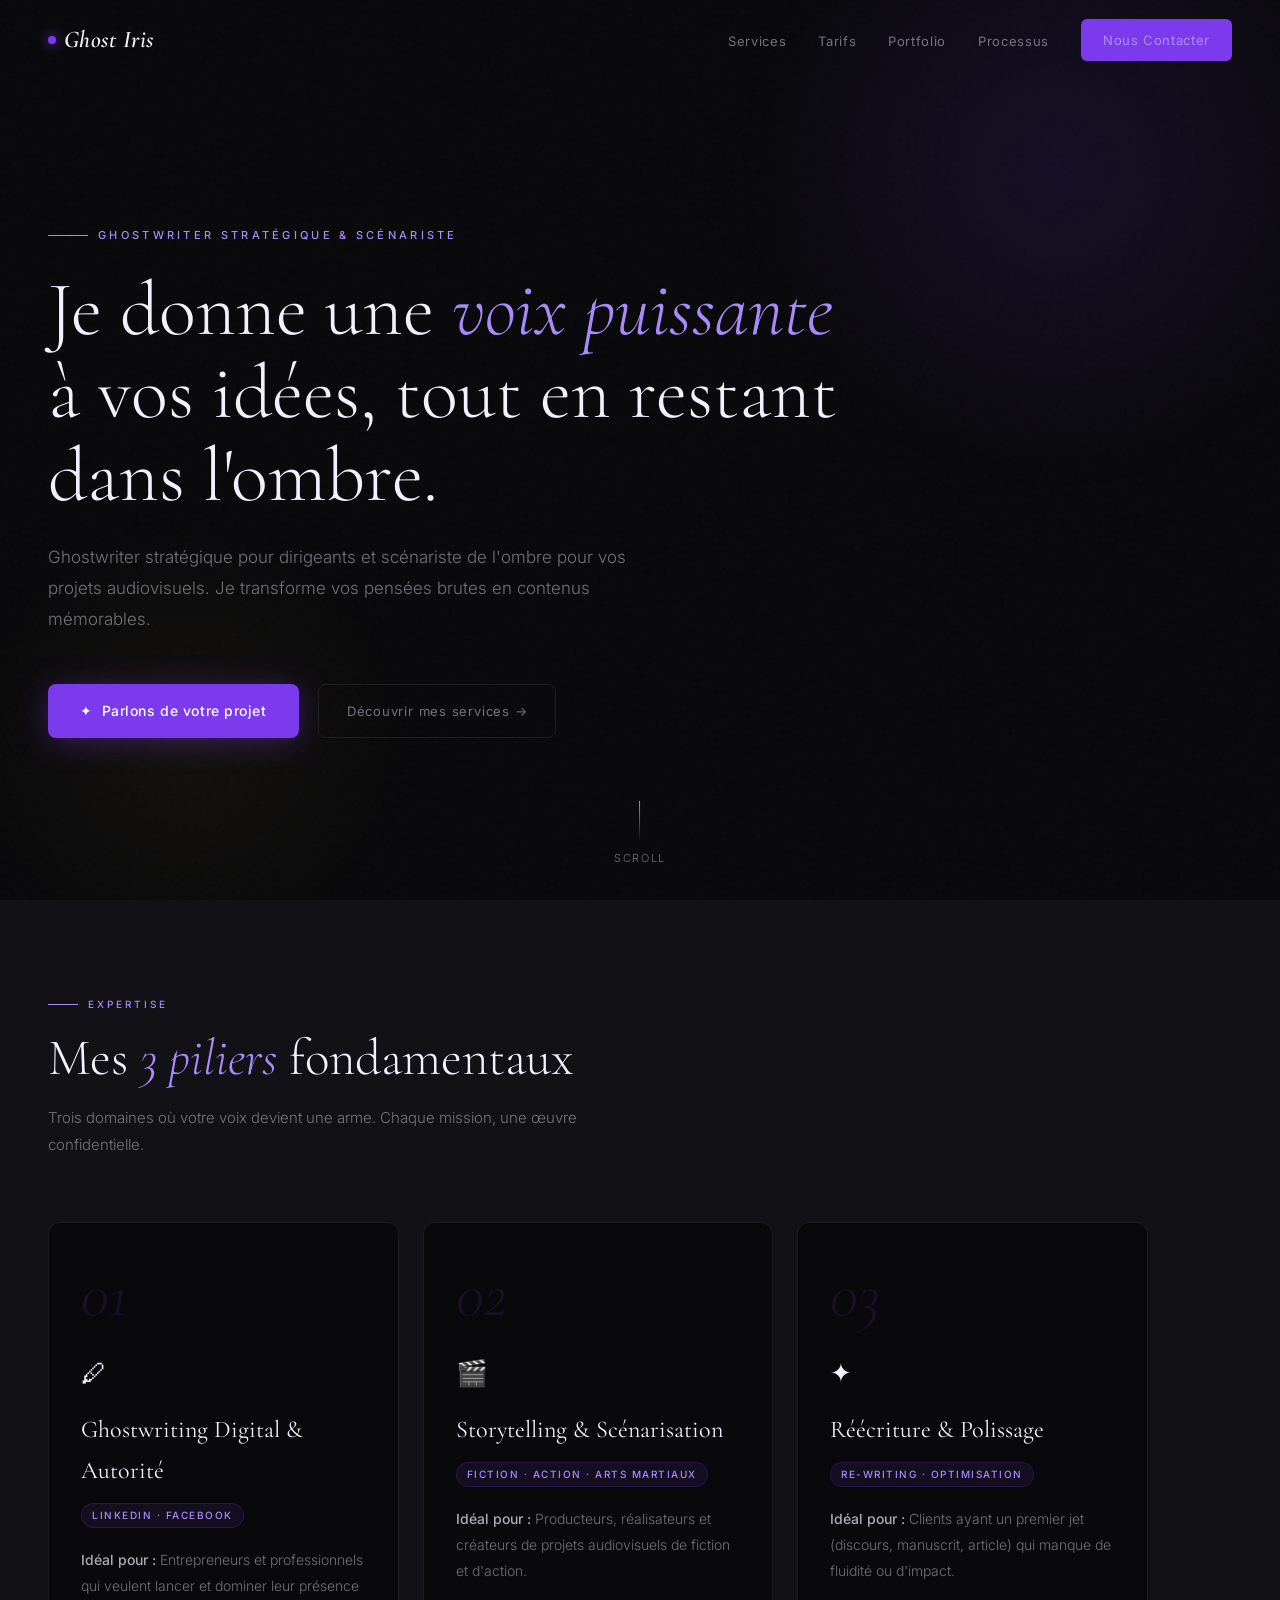
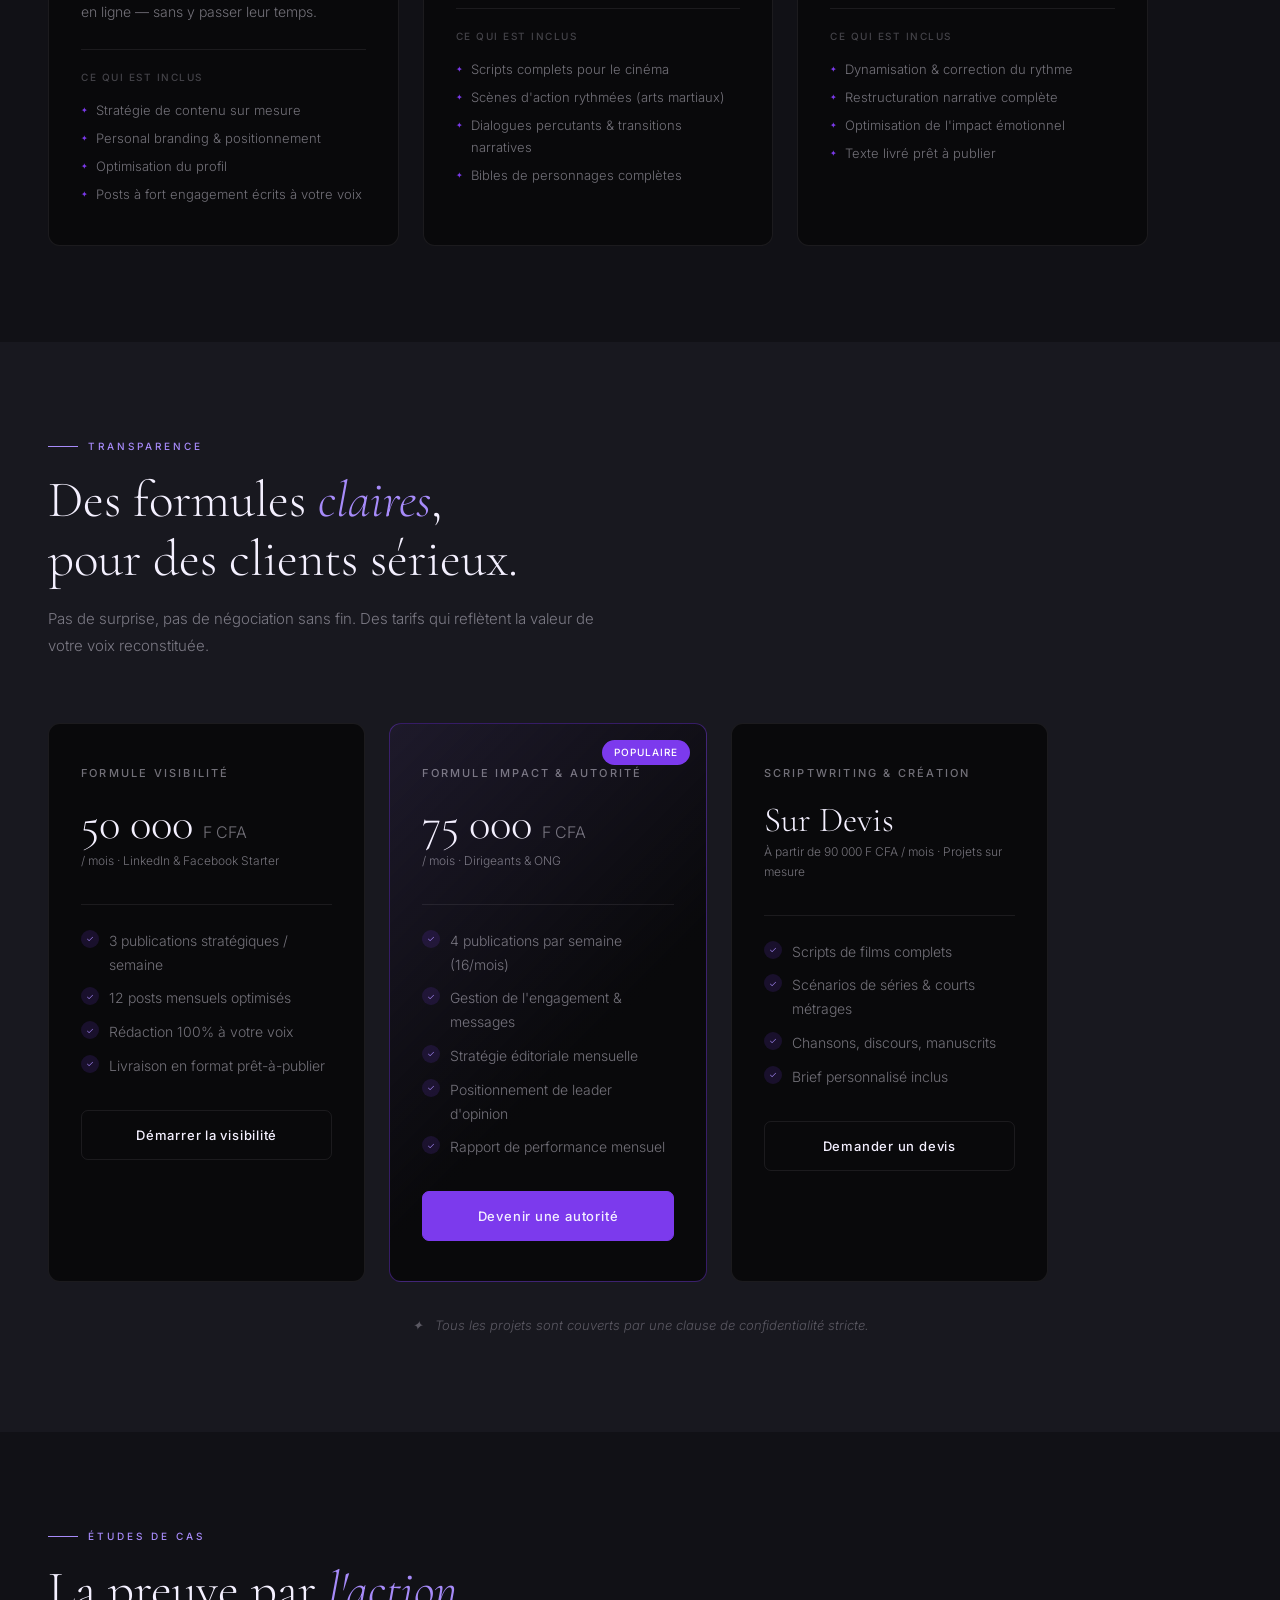
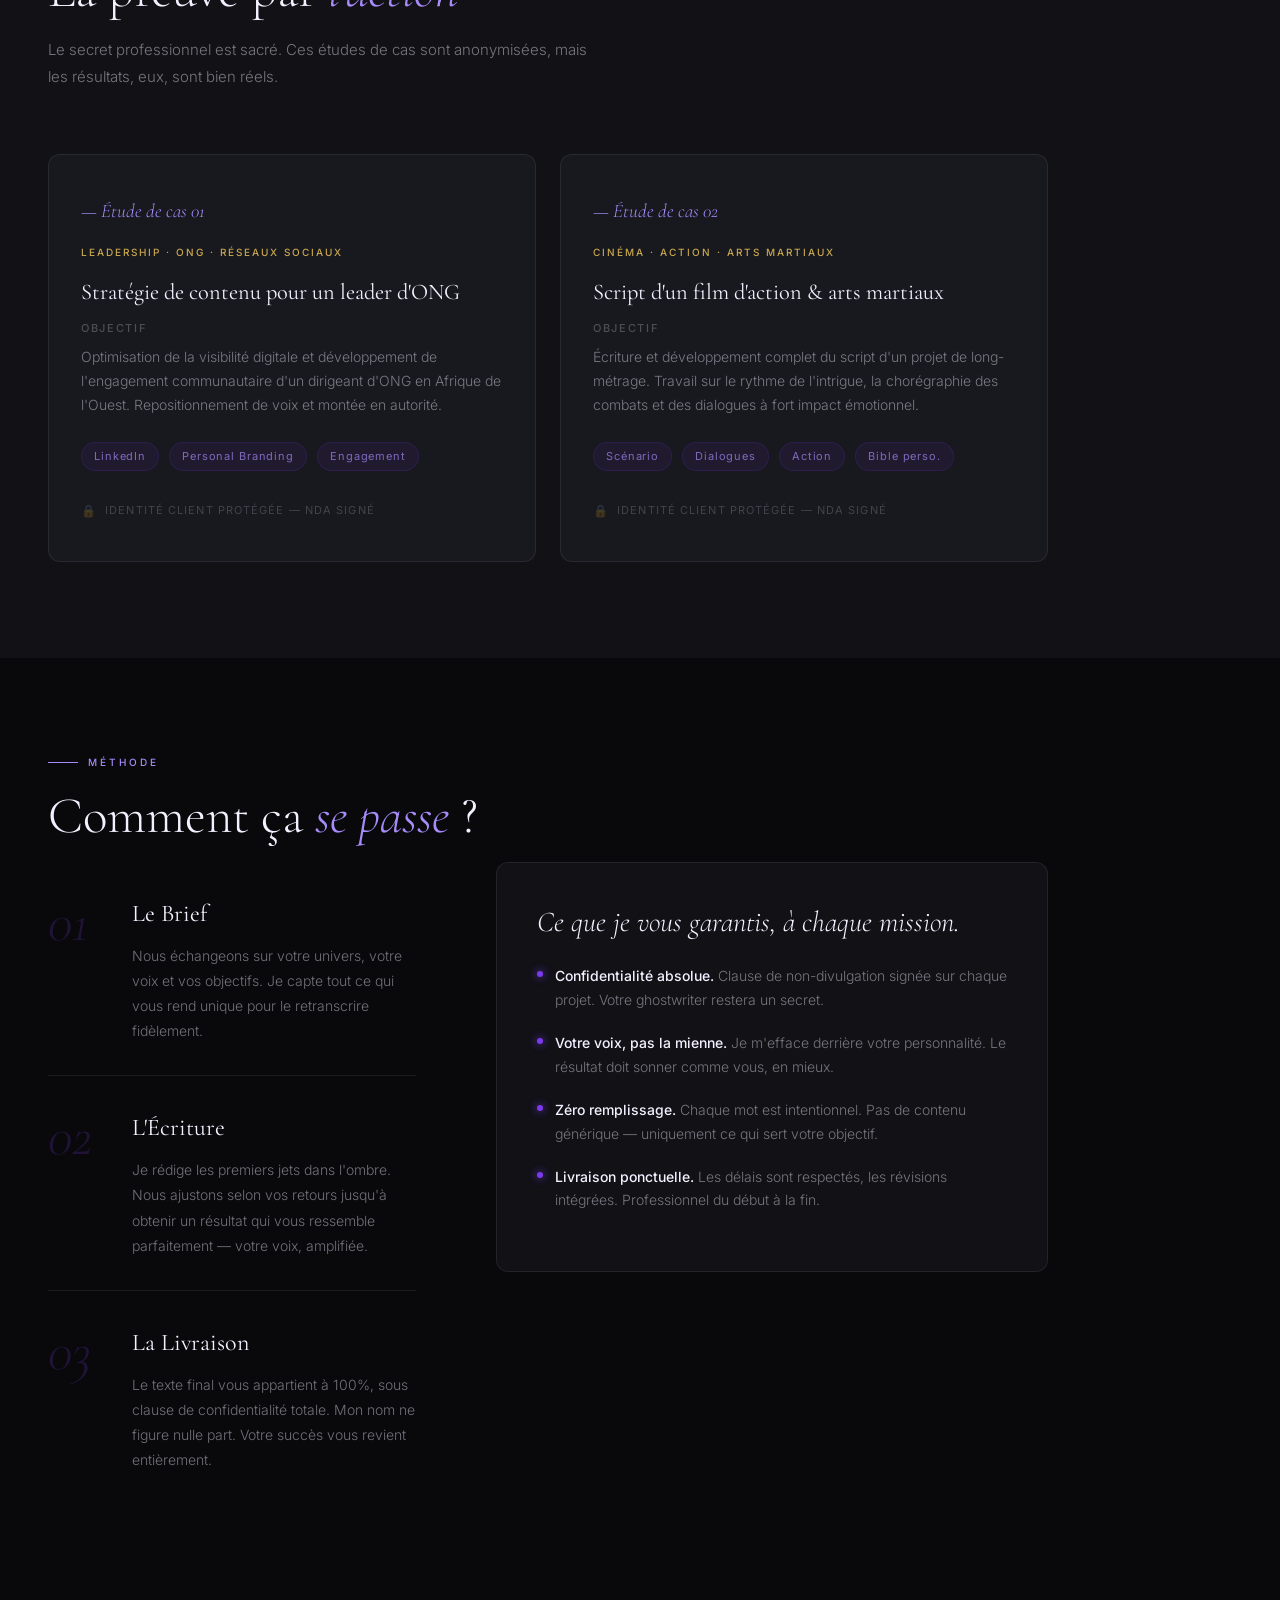
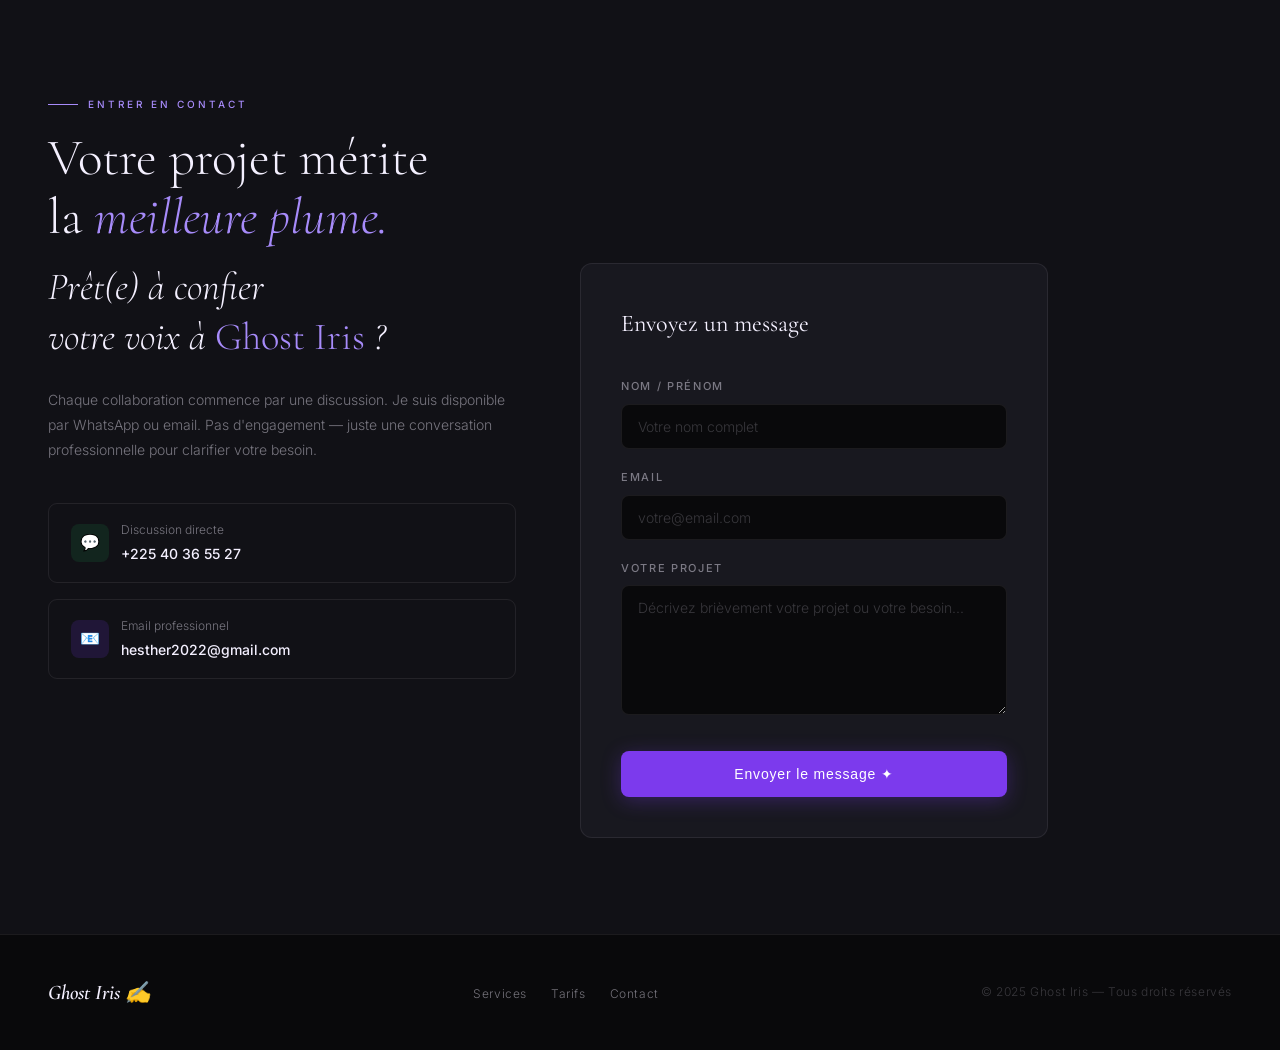
<file: index.html>
<!DOCTYPE html>
<html lang="fr">
<head>
<meta charset="UTF-8" />
<meta name="viewport" content="width=device-width, initial-scale=1.0" />
<title>Ghost Iris — Ghostwriter & Scénariste de l'ombre</title>
<link href="https://fonts.googleapis.com/css2?family=Cormorant+Garamond:ital,wght@0,300;0,400;0,600;1,300;1,400;1,600&family=Inter:wght@300;400;500;600&display=swap" rel="stylesheet"/>
<style>
  :root {
    --bg: #09090B;
    --bg2: #111116;
    --bg3: #18181f;
    --violet: #7C3AED;
    --violet-light: #A78BFA;
    --violet-glow: rgba(124,58,237,0.15);
    --gold: #C9A84C;
    --gold-light: #E8D48A;
    --text: #F4F0FF;
    --muted: rgba(244,240,255,0.45);
    --border: rgba(244,240,255,0.08);
    --border-hover: rgba(124,58,237,0.4);
    --radius: 12px;
  }

  *, *::before, *::after { box-sizing: border-box; margin: 0; padding: 0; }

  html { scroll-behavior: smooth; }

  body {
    background: var(--bg);
    color: var(--text);
    font-family: 'Inter', sans-serif;
    font-weight: 300;
    line-height: 1.7;
    overflow-x: hidden;
  }

  /* ── NOISE TEXTURE OVERLAY ── */
  body::before {
    content: '';
    position: fixed;
    inset: 0;
    background-image: url("data:image/svg+xml,%3Csvg viewBox='0 0 256 256' xmlns='http://www.w3.org/2000/svg'%3E%3Cfilter id='noise'%3E%3CfeTurbulence type='fractalNoise' baseFrequency='0.9' numOctaves='4' stitchTiles='stitch'/%3E%3C/filter%3E%3Crect width='100%25' height='100%25' filter='url(%23noise)' opacity='0.035'/%3E%3C/svg%3E");
    pointer-events: none;
    z-index: 0;
    opacity: 0.6;
  }

  /* ── NAV ── */
  nav {
    position: fixed;
    top: 0; left: 0; right: 0;
    z-index: 100;
    display: flex;
    align-items: center;
    justify-content: space-between;
    padding: 1.2rem 3rem;
    border-bottom: 1px solid transparent;
    transition: background 0.4s, border-color 0.4s, backdrop-filter 0.4s;
  }

  nav.scrolled {
    background: rgba(9,9,11,0.88);
    border-color: var(--border);
    backdrop-filter: blur(20px);
    -webkit-backdrop-filter: blur(20px);
  }

  .nav-logo {
    font-family: 'Cormorant Garamond', serif;
    font-size: 1.5rem;
    font-weight: 600;
    font-style: italic;
    color: var(--text);
    letter-spacing: 0.02em;
    display: flex;
    align-items: center;
    gap: 8px;
  }

  .nav-logo span {
    display: inline-block;
    width: 8px; height: 8px;
    border-radius: 50%;
    background: var(--violet);
    box-shadow: 0 0 12px var(--violet);
    animation: pulse 3s ease-in-out infinite;
  }

  @keyframes pulse {
    0%, 100% { opacity: 1; box-shadow: 0 0 12px var(--violet); }
    50% { opacity: 0.5; box-shadow: 0 0 4px var(--violet); }
  }

  .nav-links {
    display: flex;
    align-items: center;
    gap: 2rem;
    list-style: none;
  }

  .nav-links a {
    font-size: 13px;
    font-weight: 400;
    letter-spacing: 0.05em;
    color: var(--muted);
    text-decoration: none;
    transition: color 0.2s;
  }

  .nav-links a:hover { color: var(--text); }

  .nav-cta {
    font-size: 13px;
    font-weight: 500;
    letter-spacing: 0.08em;
    color: var(--text);
    background: var(--violet);
    padding: 10px 22px;
    border-radius: 6px;
    text-decoration: none;
    transition: background 0.2s, transform 0.15s;
  }

  .nav-cta:hover {
    background: #6d28d9;
    transform: translateY(-1px);
  }

  /* ── HAMBURGER ── */
  .hamburger {
    display: none;
    flex-direction: column;
    gap: 5px;
    cursor: pointer;
    padding: 4px;
  }

  .hamburger div {
    width: 24px; height: 1.5px;
    background: var(--text);
    transition: all 0.3s;
  }

  /* ── HERO ── */
  #hero {
    min-height: 100vh;
    display: flex;
    flex-direction: column;
    justify-content: center;
    align-items: flex-start;
    padding: 8rem 3rem 4rem;
    position: relative;
    overflow: hidden;
  }

  .hero-bg-glow {
    position: absolute;
    top: -20%; right: -10%;
    width: 700px; height: 700px;
    border-radius: 50%;
    background: radial-gradient(circle, rgba(124,58,237,0.12) 0%, transparent 65%);
    pointer-events: none;
    animation: drift 12s ease-in-out infinite alternate;
  }

  .hero-bg-glow2 {
    position: absolute;
    bottom: -10%; left: -5%;
    width: 500px; height: 500px;
    border-radius: 50%;
    background: radial-gradient(circle, rgba(201,168,76,0.06) 0%, transparent 65%);
    pointer-events: none;
    animation: drift 16s ease-in-out infinite alternate-reverse;
  }

  @keyframes drift {
    from { transform: translate(0, 0); }
    to { transform: translate(30px, 20px); }
  }

  .hero-eyebrow {
    font-size: 11px;
    font-weight: 500;
    letter-spacing: 0.3em;
    text-transform: uppercase;
    color: var(--violet-light);
    margin-bottom: 1.5rem;
    display: flex;
    align-items: center;
    gap: 10px;
    position: relative;
  }

  .hero-eyebrow::before {
    content: '';
    width: 40px; height: 1px;
    background: var(--violet-light);
  }

  .hero-title {
    font-family: 'Cormorant Garamond', serif;
    font-size: clamp(2.8rem, 6vw, 5.5rem);
    font-weight: 300;
    line-height: 1.08;
    color: var(--text);
    margin-bottom: 1.5rem;
    max-width: 860px;
    position: relative;
  }

  .hero-title em {
    font-style: italic;
    color: var(--violet-light);
  }

  .hero-subtitle {
    font-size: clamp(14px, 1.6vw, 17px);
    font-weight: 300;
    color: var(--muted);
    max-width: 580px;
    margin-bottom: 3rem;
    line-height: 1.85;
    position: relative;
  }

  .hero-actions {
    display: flex;
    align-items: center;
    gap: 1.2rem;
    flex-wrap: wrap;
    position: relative;
  }

  .btn-primary {
    display: inline-flex;
    align-items: center;
    gap: 10px;
    font-size: 14px;
    font-weight: 500;
    letter-spacing: 0.04em;
    color: #fff;
    background: var(--violet);
    padding: 15px 32px;
    border-radius: 8px;
    text-decoration: none;
    border: none;
    cursor: pointer;
    transition: all 0.25s;
    box-shadow: 0 4px 30px rgba(124,58,237,0.35);
  }

  .btn-primary:hover {
    background: #6d28d9;
    transform: translateY(-2px);
    box-shadow: 0 8px 40px rgba(124,58,237,0.5);
  }

  .btn-ghost {
    display: inline-flex;
    align-items: center;
    gap: 8px;
    font-size: 13px;
    font-weight: 400;
    letter-spacing: 0.06em;
    color: var(--muted);
    background: transparent;
    padding: 15px 28px;
    border-radius: 8px;
    border: 1px solid var(--border);
    text-decoration: none;
    cursor: pointer;
    transition: all 0.25s;
  }

  .btn-ghost:hover {
    border-color: var(--border-hover);
    color: var(--text);
    background: var(--violet-glow);
  }

  .hero-scroll {
    position: absolute;
    bottom: 2rem;
    left: 50%;
    transform: translateX(-50%);
    display: flex;
    flex-direction: column;
    align-items: center;
    gap: 8px;
    color: var(--muted);
    font-size: 11px;
    letter-spacing: 0.15em;
    text-transform: uppercase;
    animation: bounce 2s ease-in-out infinite;
  }

  @keyframes bounce {
    0%, 100% { transform: translateX(-50%) translateY(0); }
    50% { transform: translateX(-50%) translateY(6px); }
  }

  .hero-scroll-line {
    width: 1px; height: 40px;
    background: linear-gradient(to bottom, var(--violet-light), transparent);
  }

  /* ── SHARED SECTION ── */
  section {
    position: relative;
    padding: 6rem 3rem;
  }

  .section-tag {
    font-size: 10px;
    font-weight: 500;
    letter-spacing: 0.3em;
    text-transform: uppercase;
    color: var(--violet-light);
    margin-bottom: 1rem;
    display: flex;
    align-items: center;
    gap: 10px;
  }

  .section-tag::before {
    content: '';
    width: 30px; height: 1px;
    background: var(--violet-light);
  }

  .section-title {
    font-family: 'Cormorant Garamond', serif;
    font-size: clamp(2rem, 4vw, 3.5rem);
    font-weight: 300;
    line-height: 1.15;
    color: var(--text);
    margin-bottom: 1rem;
  }

  .section-title em { font-style: italic; color: var(--violet-light); }

  .section-sub {
    font-size: 15px;
    font-weight: 300;
    color: var(--muted);
    max-width: 560px;
    margin-bottom: 4rem;
    line-height: 1.8;
  }

  /* ── SERVICES ── */
  #services { background: var(--bg2); }

  .services-grid {
    display: grid;
    grid-template-columns: repeat(auto-fit, minmax(290px, 1fr));
    gap: 1.5rem;
    max-width: 1100px;
  }

  .service-card {
    background: var(--bg);
    border: 1px solid var(--border);
    border-radius: var(--radius);
    padding: 2.5rem 2rem;
    position: relative;
    overflow: hidden;
    transition: border-color 0.3s, transform 0.25s;
    cursor: default;
  }

  .service-card::before {
    content: '';
    position: absolute;
    top: 0; left: 0; right: 0;
    height: 2px;
    background: linear-gradient(90deg, var(--violet), transparent);
    opacity: 0;
    transition: opacity 0.3s;
  }

  .service-card:hover {
    border-color: var(--border-hover);
    transform: translateY(-4px);
  }

  .service-card:hover::before { opacity: 1; }

  .service-num {
    font-family: 'Cormorant Garamond', serif;
    font-size: 4rem;
    font-weight: 300;
    font-style: italic;
    color: rgba(124,58,237,0.15);
    line-height: 1;
    margin-bottom: 1.5rem;
    display: block;
  }

  .service-icon {
    font-size: 1.6rem;
    margin-bottom: 1rem;
    display: block;
  }

  .service-title {
    font-family: 'Cormorant Garamond', serif;
    font-size: 1.5rem;
    font-weight: 400;
    color: var(--text);
    margin-bottom: 0.5rem;
  }

  .service-badge {
    display: inline-block;
    font-size: 10px;
    font-weight: 500;
    letter-spacing: 0.15em;
    text-transform: uppercase;
    color: var(--violet-light);
    background: rgba(124,58,237,0.1);
    border: 1px solid rgba(124,58,237,0.2);
    padding: 3px 10px;
    border-radius: 20px;
    margin-bottom: 1.2rem;
  }

  .service-desc {
    font-size: 14px;
    font-weight: 300;
    color: var(--muted);
    line-height: 1.85;
    margin-bottom: 1.5rem;
  }

  .service-includes {
    border-top: 1px solid var(--border);
    padding-top: 1.2rem;
  }

  .service-includes-label {
    font-size: 10px;
    font-weight: 500;
    letter-spacing: 0.15em;
    text-transform: uppercase;
    color: rgba(244,240,255,0.25);
    margin-bottom: 0.8rem;
  }

  .service-includes ul {
    list-style: none;
    display: flex;
    flex-direction: column;
    gap: 6px;
  }

  .service-includes li {
    font-size: 13px;
    font-weight: 300;
    color: var(--muted);
    display: flex;
    align-items: flex-start;
    gap: 8px;
  }

  .service-includes li::before {
    content: '✦';
    font-size: 8px;
    color: var(--violet);
    margin-top: 5px;
    flex-shrink: 0;
  }

  /* ── TARIFS ── */
  #tarifs { background: var(--bg3); }

  .tarifs-grid {
    display: grid;
    grid-template-columns: repeat(auto-fit, minmax(280px, 1fr));
    gap: 1.5rem;
    max-width: 1000px;
  }

  .tarif-card {
    background: var(--bg);
    border: 1px solid var(--border);
    border-radius: var(--radius);
    padding: 2.5rem 2rem;
    transition: border-color 0.3s, transform 0.25s;
    position: relative;
    overflow: hidden;
  }

  .tarif-card.featured {
    border-color: rgba(124,58,237,0.4);
    background: linear-gradient(135deg, rgba(124,58,237,0.06) 0%, var(--bg) 60%);
  }

  .tarif-card.featured::after {
    content: 'Populaire';
    position: absolute;
    top: 1rem; right: 1rem;
    font-size: 10px;
    font-weight: 500;
    letter-spacing: 0.1em;
    text-transform: uppercase;
    background: var(--violet);
    color: #fff;
    padding: 4px 12px;
    border-radius: 20px;
  }

  .tarif-card:hover {
    border-color: var(--border-hover);
    transform: translateY(-3px);
  }

  .tarif-name {
    font-size: 11px;
    font-weight: 500;
    letter-spacing: 0.2em;
    text-transform: uppercase;
    color: var(--muted);
    margin-bottom: 1.2rem;
  }

  .tarif-price {
    font-family: 'Cormorant Garamond', serif;
    font-size: 2.8rem;
    font-weight: 300;
    color: var(--text);
    line-height: 1;
    margin-bottom: 0.3rem;
  }

  .tarif-price span {
    font-size: 1rem;
    font-family: 'Inter', sans-serif;
    font-weight: 300;
    color: var(--muted);
  }

  .tarif-period {
    font-size: 12px;
    font-weight: 300;
    color: var(--muted);
    margin-bottom: 2rem;
  }

  .tarif-divider {
    height: 1px;
    background: var(--border);
    margin-bottom: 1.5rem;
  }

  .tarif-features {
    list-style: none;
    display: flex;
    flex-direction: column;
    gap: 10px;
    margin-bottom: 2rem;
  }

  .tarif-features li {
    font-size: 14px;
    font-weight: 300;
    color: var(--muted);
    display: flex;
    align-items: flex-start;
    gap: 10px;
  }

  .tarif-features li .check {
    width: 18px; height: 18px;
    border-radius: 50%;
    background: rgba(124,58,237,0.15);
    display: flex; align-items: center; justify-content: center;
    flex-shrink: 0;
    margin-top: 1px;
    font-size: 9px;
    color: var(--violet-light);
  }

  .tarif-cta {
    display: block;
    text-align: center;
    font-size: 13px;
    font-weight: 500;
    letter-spacing: 0.06em;
    color: var(--text);
    border: 1px solid var(--border);
    padding: 13px 20px;
    border-radius: 7px;
    text-decoration: none;
    transition: all 0.25s;
  }

  .tarif-cta:hover {
    border-color: var(--violet);
    background: var(--violet-glow);
  }

  .tarif-card.featured .tarif-cta {
    background: var(--violet);
    border-color: var(--violet);
  }

  .tarif-card.featured .tarif-cta:hover {
    background: #6d28d9;
  }

  .tarif-note {
    font-size: 13px;
    font-weight: 300;
    color: rgba(244,240,255,0.3);
    text-align: center;
    margin-top: 2rem;
    font-style: italic;
  }

  /* ── PORTFOLIO ── */
  #portfolio { background: var(--bg2); }

  .portfolio-grid {
    display: grid;
    grid-template-columns: repeat(auto-fit, minmax(340px, 1fr));
    gap: 1.5rem;
    max-width: 1000px;
  }

  .case-card {
    background: var(--bg3);
    border: 1px solid var(--border);
    border-radius: var(--radius);
    padding: 2.5rem 2rem;
    transition: border-color 0.3s, transform 0.25s;
    position: relative;
    overflow: hidden;
  }

  .case-card::before {
    content: '';
    position: absolute;
    bottom: 0; left: 0; right: 0;
    height: 1px;
    background: linear-gradient(90deg, transparent, var(--violet-light), transparent);
    opacity: 0;
    transition: opacity 0.3s;
  }

  .case-card:hover {
    border-color: var(--border-hover);
    transform: translateY(-3px);
  }

  .case-card:hover::before { opacity: 1; }

  .case-num {
    font-family: 'Cormorant Garamond', serif;
    font-size: 1.2rem;
    font-style: italic;
    color: var(--violet-light);
    margin-bottom: 1rem;
  }

  .case-domain {
    font-size: 10px;
    font-weight: 500;
    letter-spacing: 0.2em;
    text-transform: uppercase;
    color: var(--gold);
    margin-bottom: 1rem;
  }

  .case-title {
    font-family: 'Cormorant Garamond', serif;
    font-size: 1.4rem;
    font-weight: 400;
    color: var(--text);
    line-height: 1.3;
    margin-bottom: 0.8rem;
  }

  .case-obj-label {
    font-size: 11px;
    font-weight: 500;
    letter-spacing: 0.15em;
    text-transform: uppercase;
    color: rgba(244,240,255,0.25);
    margin-bottom: 0.5rem;
  }

  .case-obj {
    font-size: 14px;
    font-weight: 300;
    color: var(--muted);
    line-height: 1.7;
    margin-bottom: 1.5rem;
  }

  .case-tag {
    display: inline-block;
    font-size: 11px;
    font-weight: 400;
    letter-spacing: 0.08em;
    color: rgba(167,139,250,0.7);
    background: rgba(124,58,237,0.08);
    border: 1px solid rgba(124,58,237,0.15);
    padding: 4px 12px;
    border-radius: 20px;
    margin-right: 6px;
    margin-bottom: 6px;
  }

  .case-confidential {
    display: flex;
    align-items: center;
    gap: 8px;
    margin-top: 1.5rem;
    font-size: 11px;
    font-weight: 400;
    letter-spacing: 0.1em;
    text-transform: uppercase;
    color: rgba(244,240,255,0.2);
  }

  .case-confidential::before {
    content: '🔒';
    font-size: 12px;
  }

  /* ── PROCESS ── */
  #process { background: var(--bg); }

  .process-layout {
    display: grid;
    grid-template-columns: 1fr 1.5fr;
    gap: 5rem;
    max-width: 1000px;
    align-items: start;
  }

  .process-left {}

  .process-steps {
    display: flex;
    flex-direction: column;
    gap: 0;
  }

  .process-step {
    display: grid;
    grid-template-columns: 60px 1fr;
    gap: 1.5rem;
    padding: 2rem 0;
    border-bottom: 1px solid var(--border);
    position: relative;
    cursor: default;
    transition: all 0.25s;
  }

  .process-step:last-child { border-bottom: none; }

  .process-step:hover .step-content { transform: translateX(4px); }

  .step-num {
    font-family: 'Cormorant Garamond', serif;
    font-size: 3.5rem;
    font-weight: 300;
    font-style: italic;
    color: rgba(124,58,237,0.2);
    line-height: 1;
    transition: color 0.25s;
  }

  .process-step:hover .step-num { color: rgba(124,58,237,0.5); }

  .step-content { transition: transform 0.25s; }

  .step-title {
    font-family: 'Cormorant Garamond', serif;
    font-size: 1.5rem;
    font-weight: 400;
    color: var(--text);
    margin-bottom: 0.5rem;
  }

  .step-desc {
    font-size: 14px;
    font-weight: 300;
    color: var(--muted);
    line-height: 1.8;
  }

  .process-promise {
    background: var(--bg2);
    border: 1px solid var(--border);
    border-radius: var(--radius);
    padding: 2.5rem;
    position: sticky;
    top: 7rem;
  }

  .promise-title {
    font-family: 'Cormorant Garamond', serif;
    font-size: 1.8rem;
    font-weight: 300;
    font-style: italic;
    color: var(--text);
    margin-bottom: 1.5rem;
    line-height: 1.3;
  }

  .promise-item {
    display: flex;
    gap: 12px;
    margin-bottom: 1.2rem;
    align-items: flex-start;
  }

  .promise-dot {
    width: 6px; height: 6px;
    border-radius: 50%;
    background: var(--violet);
    flex-shrink: 0;
    margin-top: 7px;
    box-shadow: 0 0 8px var(--violet);
  }

  .promise-text {
    font-size: 14px;
    font-weight: 300;
    color: var(--muted);
    line-height: 1.7;
  }

  /* ── CONTACT ── */
  #contact { background: var(--bg2); }

  .contact-layout {
    display: grid;
    grid-template-columns: 1fr 1fr;
    gap: 4rem;
    max-width: 1000px;
    align-items: start;
  }

  .contact-left {}

  .contact-intro {
    font-family: 'Cormorant Garamond', serif;
    font-size: clamp(1.5rem, 3vw, 2.5rem);
    font-weight: 300;
    font-style: italic;
    color: var(--text);
    line-height: 1.3;
    margin-bottom: 1.5rem;
  }

  .contact-intro em { color: var(--violet-light); font-style: normal; }

  .contact-note {
    font-size: 14px;
    font-weight: 300;
    color: var(--muted);
    margin-bottom: 2.5rem;
    line-height: 1.8;
  }

  .contact-action {
    display: flex;
    flex-direction: column;
    gap: 1rem;
    margin-bottom: 2rem;
  }

  .contact-btn {
    display: flex;
    align-items: center;
    gap: 12px;
    font-size: 14px;
    font-weight: 400;
    color: var(--text);
    background: transparent;
    border: 1px solid var(--border);
    padding: 16px 22px;
    border-radius: 9px;
    text-decoration: none;
    cursor: pointer;
    transition: all 0.25s;
  }

  .contact-btn:hover {
    border-color: var(--border-hover);
    background: var(--violet-glow);
  }

  .contact-btn.whatsapp:hover { border-color: rgba(37,211,102,0.4); background: rgba(37,211,102,0.05); }

  .contact-btn-icon {
    width: 38px; height: 38px;
    border-radius: 8px;
    background: var(--violet-glow);
    display: flex; align-items: center; justify-content: center;
    font-size: 1rem;
    flex-shrink: 0;
  }

  .contact-btn.whatsapp .contact-btn-icon { background: rgba(37,211,102,0.1); }

  .contact-btn-text {}

  .contact-btn-label {
    font-size: 12px;
    font-weight: 300;
    color: var(--muted);
    display: block;
    margin-bottom: 2px;
  }

  .contact-btn-value {
    font-size: 14px;
    font-weight: 500;
  }

  /* FORM */
  .contact-form {
    background: var(--bg3);
    border: 1px solid var(--border);
    border-radius: var(--radius);
    padding: 2.5rem;
  }

  .form-title {
    font-family: 'Cormorant Garamond', serif;
    font-size: 1.5rem;
    font-weight: 400;
    color: var(--text);
    margin-bottom: 2rem;
  }

  .form-group {
    margin-bottom: 1.2rem;
  }

  .form-label {
    display: block;
    font-size: 11px;
    font-weight: 500;
    letter-spacing: 0.15em;
    text-transform: uppercase;
    color: var(--muted);
    margin-bottom: 8px;
  }

  .form-input,
  .form-textarea {
    width: 100%;
    background: var(--bg);
    border: 1px solid var(--border);
    border-radius: 8px;
    color: var(--text);
    font-family: 'Inter', sans-serif;
    font-size: 14px;
    font-weight: 300;
    padding: 13px 16px;
    outline: none;
    transition: border-color 0.2s, box-shadow 0.2s;
    -webkit-appearance: none;
  }

  .form-input::placeholder,
  .form-textarea::placeholder { color: rgba(244,240,255,0.2); }

  .form-input:focus,
  .form-textarea:focus {
    border-color: rgba(124,58,237,0.5);
    box-shadow: 0 0 0 3px rgba(124,58,237,0.1);
  }

  .form-textarea {
    min-height: 130px;
    resize: vertical;
  }

  .form-submit {
    width: 100%;
    font-size: 14px;
    font-weight: 500;
    letter-spacing: 0.06em;
    color: #fff;
    background: var(--violet);
    border: none;
    padding: 15px 24px;
    border-radius: 8px;
    cursor: pointer;
    transition: all 0.25s;
    box-shadow: 0 4px 20px rgba(124,58,237,0.3);
    margin-top: 0.5rem;
  }

  .form-submit:hover {
    background: #6d28d9;
    transform: translateY(-1px);
    box-shadow: 0 8px 30px rgba(124,58,237,0.45);
  }

  .form-success {
    display: none;
    text-align: center;
    padding: 2rem;
    color: var(--violet-light);
    font-size: 14px;
  }

  /* ── FOOTER ── */
  footer {
    background: var(--bg);
    border-top: 1px solid var(--border);
    padding: 2.5rem 3rem;
    display: flex;
    align-items: center;
    justify-content: space-between;
    flex-wrap: wrap;
    gap: 1rem;
  }

  .footer-logo {
    font-family: 'Cormorant Garamond', serif;
    font-size: 1.3rem;
    font-weight: 600;
    font-style: italic;
    color: var(--text);
  }

  .footer-links {
    display: flex;
    gap: 1.5rem;
    list-style: none;
  }

  .footer-links a {
    font-size: 12px;
    font-weight: 300;
    color: var(--muted);
    text-decoration: none;
    letter-spacing: 0.05em;
    transition: color 0.2s;
  }

  .footer-links a:hover { color: var(--violet-light); }

  .footer-copy {
    font-size: 12px;
    font-weight: 300;
    color: rgba(244,240,255,0.2);
    letter-spacing: 0.05em;
  }

  /* ── SCROLL ANIMATIONS ── */
  .reveal {
    opacity: 0;
    transform: translateY(24px);
    transition: opacity 0.7s ease, transform 0.7s ease;
  }

  .reveal.visible {
    opacity: 1;
    transform: translateY(0);
  }

  .reveal-delay-1 { transition-delay: 0.1s; }
  .reveal-delay-2 { transition-delay: 0.2s; }
  .reveal-delay-3 { transition-delay: 0.3s; }
  .reveal-delay-4 { transition-delay: 0.4s; }

  /* ── RESPONSIVE ── */
  @media (max-width: 900px) {
    .process-layout { grid-template-columns: 1fr; }
    .process-promise { position: static; }
    .contact-layout { grid-template-columns: 1fr; gap: 2.5rem; }
  }

  @media (max-width: 700px) {
    nav { padding: 1rem 1.5rem; }
    .nav-links { display: none; }
    .hamburger { display: flex; }
    section, #hero { padding: 4.5rem 1.5rem; }
    footer { padding: 2rem 1.5rem; }
    .hero-title { font-size: 2.4rem; }
    .tarifs-grid, .services-grid, .portfolio-grid { grid-template-columns: 1fr; }
  }

  /* ── MOBILE MENU ── */
  .mobile-menu {
    display: none;
    position: fixed;
    inset: 0;
    background: rgba(9,9,11,0.97);
    z-index: 99;
    flex-direction: column;
    align-items: center;
    justify-content: center;
    gap: 2rem;
    backdrop-filter: blur(20px);
  }

  .mobile-menu.open { display: flex; }

  .mobile-menu a {
    font-family: 'Cormorant Garamond', serif;
    font-size: 2rem;
    font-weight: 300;
    font-style: italic;
    color: var(--text);
    text-decoration: none;
    transition: color 0.2s;
  }

  .mobile-menu a:hover { color: var(--violet-light); }

  .mobile-close {
    position: absolute;
    top: 1.5rem; right: 1.5rem;
    font-size: 1.8rem;
    color: var(--muted);
    cursor: pointer;
    background: none;
    border: none;
    transition: color 0.2s;
  }

  .mobile-close:hover { color: var(--text); }
</style>
</head>
<body>

<!-- ── MOBILE MENU ── -->
<div class="mobile-menu" id="mobileMenu">
  <button class="mobile-close" onclick="toggleMenu()">✕</button>
  <a href="#services" onclick="toggleMenu()">Services</a>
  <a href="#tarifs" onclick="toggleMenu()">Tarifs</a>
  <a href="#portfolio" onclick="toggleMenu()">Portfolio</a>
  <a href="#process" onclick="toggleMenu()">Processus</a>
  <a href="#contact" onclick="toggleMenu()">Contact</a>
</div>

<!-- ── NAV ── -->
<nav id="navbar">
  <div class="nav-logo">
    <span></span>Ghost Iris
  </div>
  <ul class="nav-links">
    <li><a href="#services">Services</a></li>
    <li><a href="#tarifs">Tarifs</a></li>
    <li><a href="#portfolio">Portfolio</a></li>
    <li><a href="#process">Processus</a></li>
    <a href="#contact" class="nav-cta">Nous Contacter</a>
  </ul>
  <div class="hamburger" onclick="toggleMenu()">
    <div></div><div></div><div></div>
  </div>
</nav>

<!-- ── HERO ── -->
<section id="hero">
  <div class="hero-bg-glow"></div>
  <div class="hero-bg-glow2"></div>

  <p class="hero-eyebrow reveal">Ghostwriter Stratégique &amp; Scénariste</p>

  <h1 class="hero-title reveal reveal-delay-1">
    Je donne une <em>voix puissante</em><br>
    à vos idées, tout en restant<br>
    dans l'ombre.
  </h1>

  <p class="hero-subtitle reveal reveal-delay-2">
    Ghostwriter stratégique pour dirigeants et scénariste de l'ombre pour vos projets audiovisuels. Je transforme vos pensées brutes en contenus mémorables.
  </p>

  <div class="hero-actions reveal reveal-delay-3">
    <a href="#contact" class="btn-primary">
      ✦ &nbsp;Parlons de votre projet
    </a>
    <a href="#services" class="btn-ghost">
      Découvrir mes services →
    </a>
  </div>

  <div class="hero-scroll">
    <div class="hero-scroll-line"></div>
    <span>Scroll</span>
  </div>
</section>

<!-- ── SERVICES ── -->
<section id="services">
  <p class="section-tag reveal">Expertise</p>
  <h2 class="section-title reveal reveal-delay-1">Mes <em>3 piliers</em> fondamentaux</h2>
  <p class="section-sub reveal reveal-delay-2">Trois domaines où votre voix devient une arme. Chaque mission, une œuvre confidentielle.</p>

  <div class="services-grid">

    <div class="service-card reveal reveal-delay-1">
      <span class="service-num">01</span>
      <span class="service-icon">🖊</span>
      <h3 class="service-title">Ghostwriting Digital &amp; Autorité</h3>
      <div class="service-badge">LinkedIn · Facebook</div>
      <p class="service-desc">
        <strong style="color:rgba(244,240,255,0.7);font-weight:500;">Idéal pour :</strong> Entrepreneurs et professionnels qui veulent lancer et dominer leur présence en ligne — sans y passer leur temps.
      </p>
      <div class="service-includes">
        <p class="service-includes-label">Ce qui est inclus</p>
        <ul>
          <li>Stratégie de contenu sur mesure</li>
          <li>Personal branding & positionnement</li>
          <li>Optimisation du profil</li>
          <li>Posts à fort engagement écrits à votre voix</li>
        </ul>
      </div>
    </div>

    <div class="service-card reveal reveal-delay-2">
      <span class="service-num">02</span>
      <span class="service-icon">🎬</span>
      <h3 class="service-title">Storytelling &amp; Scénarisation</h3>
      <div class="service-badge">Fiction · Action · Arts martiaux</div>
      <p class="service-desc">
        <strong style="color:rgba(244,240,255,0.7);font-weight:500;">Idéal pour :</strong> Producteurs, réalisateurs et créateurs de projets audiovisuels de fiction et d'action.
      </p>
      <div class="service-includes">
        <p class="service-includes-label">Ce qui est inclus</p>
        <ul>
          <li>Scripts complets pour le cinéma</li>
          <li>Scènes d'action rythmées (arts martiaux)</li>
          <li>Dialogues percutants &amp; transitions narratives</li>
          <li>Bibles de personnages complètes</li>
        </ul>
      </div>
    </div>

    <div class="service-card reveal reveal-delay-3">
      <span class="service-num">03</span>
      <span class="service-icon">✦</span>
      <h3 class="service-title">Réécriture &amp; Polissage</h3>
      <div class="service-badge">Re-writing · Optimisation</div>
      <p class="service-desc">
        <strong style="color:rgba(244,240,255,0.7);font-weight:500;">Idéal pour :</strong> Clients ayant un premier jet (discours, manuscrit, article) qui manque de fluidité ou d'impact.
      </p>
      <div class="service-includes">
        <p class="service-includes-label">Ce qui est inclus</p>
        <ul>
          <li>Dynamisation &amp; correction du rythme</li>
          <li>Restructuration narrative complète</li>
          <li>Optimisation de l'impact émotionnel</li>
          <li>Texte livré prêt à publier</li>
        </ul>
      </div>
    </div>

  </div>
</section>

<!-- ── TARIFS ── -->
<section id="tarifs">
  <p class="section-tag reveal">Transparence</p>
  <h2 class="section-title reveal reveal-delay-1">Des formules <em>claires</em>,<br>pour des clients sérieux.</h2>
  <p class="section-sub reveal reveal-delay-2">Pas de surprise, pas de négociation sans fin. Des tarifs qui reflètent la valeur de votre voix reconstituée.</p>

  <div class="tarifs-grid">

    <div class="tarif-card reveal reveal-delay-1">
      <p class="tarif-name">Formule Visibilité</p>
      <p class="tarif-price">50 000 <span>F CFA</span></p>
      <p class="tarif-period">/ mois · LinkedIn &amp; Facebook Starter</p>
      <div class="tarif-divider"></div>
      <ul class="tarif-features">
        <li><span class="check">✓</span>3 publications stratégiques / semaine</li>
        <li><span class="check">✓</span>12 posts mensuels optimisés</li>
        <li><span class="check">✓</span>Rédaction 100% à votre voix</li>
        <li><span class="check">✓</span>Livraison en format prêt-à-publier</li>
      </ul>
      <a href="#contact" class="tarif-cta">Démarrer la visibilité</a>
    </div>

    <div class="tarif-card featured reveal reveal-delay-2">
      <p class="tarif-name">Formule Impact &amp; Autorité</p>
      <p class="tarif-price">75 000 <span>F CFA</span></p>
      <p class="tarif-period">/ mois · Dirigeants &amp; ONG</p>
      <div class="tarif-divider"></div>
      <ul class="tarif-features">
        <li><span class="check">✓</span>4 publications par semaine (16/mois)</li>
        <li><span class="check">✓</span>Gestion de l'engagement &amp; messages</li>
        <li><span class="check">✓</span>Stratégie éditoriale mensuelle</li>
        <li><span class="check">✓</span>Positionnement de leader d'opinion</li>
        <li><span class="check">✓</span>Rapport de performance mensuel</li>
      </ul>
      <a href="#contact" class="tarif-cta">Devenir une autorité</a>
    </div>

    <div class="tarif-card reveal reveal-delay-3">
      <p class="tarif-name">Scriptwriting &amp; Création</p>
      <p class="tarif-price" style="font-size:2.2rem;">Sur Devis</p>
      <p class="tarif-period">À partir de 90 000 F CFA / mois · Projets sur mesure</p>
      <div class="tarif-divider"></div>
      <ul class="tarif-features">
        <li><span class="check">✓</span>Scripts de films complets</li>
        <li><span class="check">✓</span>Scénarios de séries &amp; courts métrages</li>
        <li><span class="check">✓</span>Chansons, discours, manuscrits</li>
        <li><span class="check">✓</span>Brief personnalisé inclus</li>
      </ul>
      <a href="#contact" class="tarif-cta">Demander un devis</a>
    </div>

  </div>

  <p class="tarif-note reveal">✦ &nbsp; Tous les projets sont couverts par une clause de confidentialité stricte.</p>
</section>

<!-- ── PORTFOLIO ── -->
<section id="portfolio">
  <p class="section-tag reveal">Études de cas</p>
  <h2 class="section-title reveal reveal-delay-1">La preuve par <em>l'action</em></h2>
  <p class="section-sub reveal reveal-delay-2">Le secret professionnel est sacré. Ces études de cas sont anonymisées, mais les résultats, eux, sont bien réels.</p>

  <div class="portfolio-grid">

    <div class="case-card reveal reveal-delay-1">
      <p class="case-num">— Étude de cas 01</p>
      <p class="case-domain">Leadership · ONG · Réseaux sociaux</p>
      <h3 class="case-title">Stratégie de contenu pour un leader d'ONG</h3>
      <p class="case-obj-label">Objectif</p>
      <p class="case-obj">Optimisation de la visibilité digitale et développement de l'engagement communautaire d'un dirigeant d'ONG en Afrique de l'Ouest. Repositionnement de voix et montée en autorité.</p>
      <div>
        <span class="case-tag">LinkedIn</span>
        <span class="case-tag">Personal Branding</span>
        <span class="case-tag">Engagement</span>
      </div>
      <div class="case-confidential">Identité client protégée — NDA signé</div>
    </div>

    <div class="case-card reveal reveal-delay-2">
      <p class="case-num">— Étude de cas 02</p>
      <p class="case-domain">Cinéma · Action · Arts Martiaux</p>
      <h3 class="case-title">Script d'un film d'action &amp; arts martiaux</h3>
      <p class="case-obj-label">Objectif</p>
      <p class="case-obj">Écriture et développement complet du script d'un projet de long-métrage. Travail sur le rythme de l'intrigue, la chorégraphie des combats et des dialogues à fort impact émotionnel.</p>
      <div>
        <span class="case-tag">Scénario</span>
        <span class="case-tag">Dialogues</span>
        <span class="case-tag">Action</span>
        <span class="case-tag">Bible perso.</span>
      </div>
      <div class="case-confidential">Identité client protégée — NDA signé</div>
    </div>

  </div>
</section>

<!-- ── PROCESS ── -->
<section id="process">
  <p class="section-tag reveal">Méthode</p>
  <h2 class="section-title reveal reveal-delay-1">Comment ça <em>se passe</em> ?</h2>

  <div class="process-layout">

    <div class="process-steps reveal reveal-delay-2">
      <div class="process-step">
        <span class="step-num">01</span>
        <div class="step-content">
          <h3 class="step-title">Le Brief</h3>
          <p class="step-desc">Nous échangeons sur votre univers, votre voix et vos objectifs. Je capte tout ce qui vous rend unique pour le retranscrire fidèlement.</p>
        </div>
      </div>
      <div class="process-step">
        <span class="step-num">02</span>
        <div class="step-content">
          <h3 class="step-title">L'Écriture</h3>
          <p class="step-desc">Je rédige les premiers jets dans l'ombre. Nous ajustons selon vos retours jusqu'à obtenir un résultat qui vous ressemble parfaitement — votre voix, amplifiée.</p>
        </div>
      </div>
      <div class="process-step">
        <span class="step-num">03</span>
        <div class="step-content">
          <h3 class="step-title">La Livraison</h3>
          <p class="step-desc">Le texte final vous appartient à 100%, sous clause de confidentialité totale. Mon nom ne figure nulle part. Votre succès vous revient entièrement.</p>
        </div>
      </div>
    </div>

    <div class="process-promise reveal reveal-delay-3">
      <p class="promise-title">Ce que je vous garantis, à chaque mission.</p>
      <div class="promise-item">
        <div class="promise-dot"></div>
        <p class="promise-text"><strong style="color:var(--text);font-weight:500;">Confidentialité absolue.</strong> Clause de non-divulgation signée sur chaque projet. Votre ghostwriter restera un secret.</p>
      </div>
      <div class="promise-item">
        <div class="promise-dot"></div>
        <p class="promise-text"><strong style="color:var(--text);font-weight:500;">Votre voix, pas la mienne.</strong> Je m'efface derrière votre personnalité. Le résultat doit sonner comme vous, en mieux.</p>
      </div>
      <div class="promise-item">
        <div class="promise-dot"></div>
        <p class="promise-text"><strong style="color:var(--text);font-weight:500;">Zéro remplissage.</strong> Chaque mot est intentionnel. Pas de contenu générique — uniquement ce qui sert votre objectif.</p>
      </div>
      <div class="promise-item">
        <div class="promise-dot"></div>
        <p class="promise-text"><strong style="color:var(--text);font-weight:500;">Livraison ponctuelle.</strong> Les délais sont respectés, les révisions intégrées. Professionnel du début à la fin.</p>
      </div>
    </div>

  </div>
</section>

<!-- ── CONTACT ── -->
<section id="contact">
  <p class="section-tag reveal">Entrer en contact</p>
  <h2 class="section-title reveal reveal-delay-1">Votre projet mérite<br>la <em>meilleure plume.</em></h2>

  <div class="contact-layout">

    <div class="contact-left reveal reveal-delay-2">
      <p class="contact-intro">
        Prêt(e) à confier<br>votre voix à <em>Ghost Iris</em> ?
      </p>
      <p class="contact-note">
        Chaque collaboration commence par une discussion. Je suis disponible par WhatsApp ou email. Pas d'engagement — juste une conversation professionnelle pour clarifier votre besoin.
      </p>

      <div class="contact-action">
        <a href="https://wa.me/22540365527" target="_blank" class="contact-btn whatsapp">
          <div class="contact-btn-icon">💬</div>
          <div class="contact-btn-text">
            <span class="contact-btn-label">Discussion directe</span>
            <span class="contact-btn-value">+225 40 36 55 27</span>
          </div>
        </a>
        <a href="mailto:hesther2022@gmail.com" class="contact-btn">
          <div class="contact-btn-icon">📧</div>
          <div class="contact-btn-text">
            <span class="contact-btn-label">Email professionnel</span>
            <span class="contact-btn-value">hesther2022@gmail.com</span>
          </div>
        </a>
      </div>
    </div>

    <div class="contact-form reveal reveal-delay-3">
      <h3 class="form-title">Envoyez un message</h3>
      <form id="contactForm" onsubmit="handleSubmit(event)">
        <div class="form-group">
          <label class="form-label" for="name">Nom / Prénom</label>
          <input class="form-input" type="text" id="name" name="name" placeholder="Votre nom complet" required />
        </div>
        <div class="form-group">
          <label class="form-label" for="email">Email</label>
          <input class="form-input" type="email" id="email" name="email" placeholder="votre@email.com" required />
        </div>
        <div class="form-group">
          <label class="form-label" for="message">Votre projet</label>
          <textarea class="form-textarea" id="message" name="message" placeholder="Décrivez brièvement votre projet ou votre besoin..." required></textarea>
        </div>
        <button type="submit" class="form-submit">Envoyer le message ✦</button>
      </form>
      <div class="form-success" id="formSuccess">
        <p style="font-size:2rem;margin-bottom:1rem;">✦</p>
        <p style="font-family:'Cormorant Garamond',serif;font-size:1.3rem;font-style:italic;margin-bottom:0.5rem;">Message reçu.</p>
        <p style="color:var(--muted);font-size:13px;">Je vous réponds dans les 24h. Merci pour votre confiance.</p>
      </div>
    </div>

  </div>
</section>

<!-- ── FOOTER ── -->
<footer>
  <div class="footer-logo">Ghost Iris ✍</div>
  <ul class="footer-links">
    <li><a href="#services">Services</a></li>
    <li><a href="#tarifs">Tarifs</a></li>
    <li><a href="#contact">Contact</a></li>
  </ul>
  <p class="footer-copy">© 2025 Ghost Iris — Tous droits réservés</p>
</footer>

<script>
  /* ── NAV SCROLL ── */
  const navbar = document.getElementById('navbar');
  window.addEventListener('scroll', () => {
    navbar.classList.toggle('scrolled', window.scrollY > 60);
  });

  /* ── MOBILE MENU ── */
  function toggleMenu() {
    document.getElementById('mobileMenu').classList.toggle('open');
  }

  /* ── REVEAL ON SCROLL ── */
  const reveals = document.querySelectorAll('.reveal');
  const observer = new IntersectionObserver((entries) => {
    entries.forEach(e => {
      if (e.isIntersecting) {
        e.target.classList.add('visible');
        observer.unobserve(e.target);
      }
    });
  }, { threshold: 0.12 });

  reveals.forEach(el => observer.observe(el));

  /* ── FORM SUBMIT ── */
  function handleSubmit(e) {
    e.preventDefault();
    const form = document.getElementById('contactForm');
    const success = document.getElementById('formSuccess');
    form.style.opacity = '0';
    form.style.transform = 'translateY(-10px)';
    form.style.transition = 'all 0.4s ease';
    setTimeout(() => {
      form.style.display = 'none';
      success.style.display = 'block';
    }, 400);
  }

  /* ── SMOOTH SCROLL FOR MOBILE MENU ── */
  document.querySelectorAll('a[href^="#"]').forEach(a => {
    a.addEventListener('click', function(e) {
      const target = document.querySelector(this.getAttribute('href'));
      if (target) {
        e.preventDefault();
        target.scrollIntoView({ behavior: 'smooth', block: 'start' });
      }
    });
  });
</script>

</body>
</html>
</file>
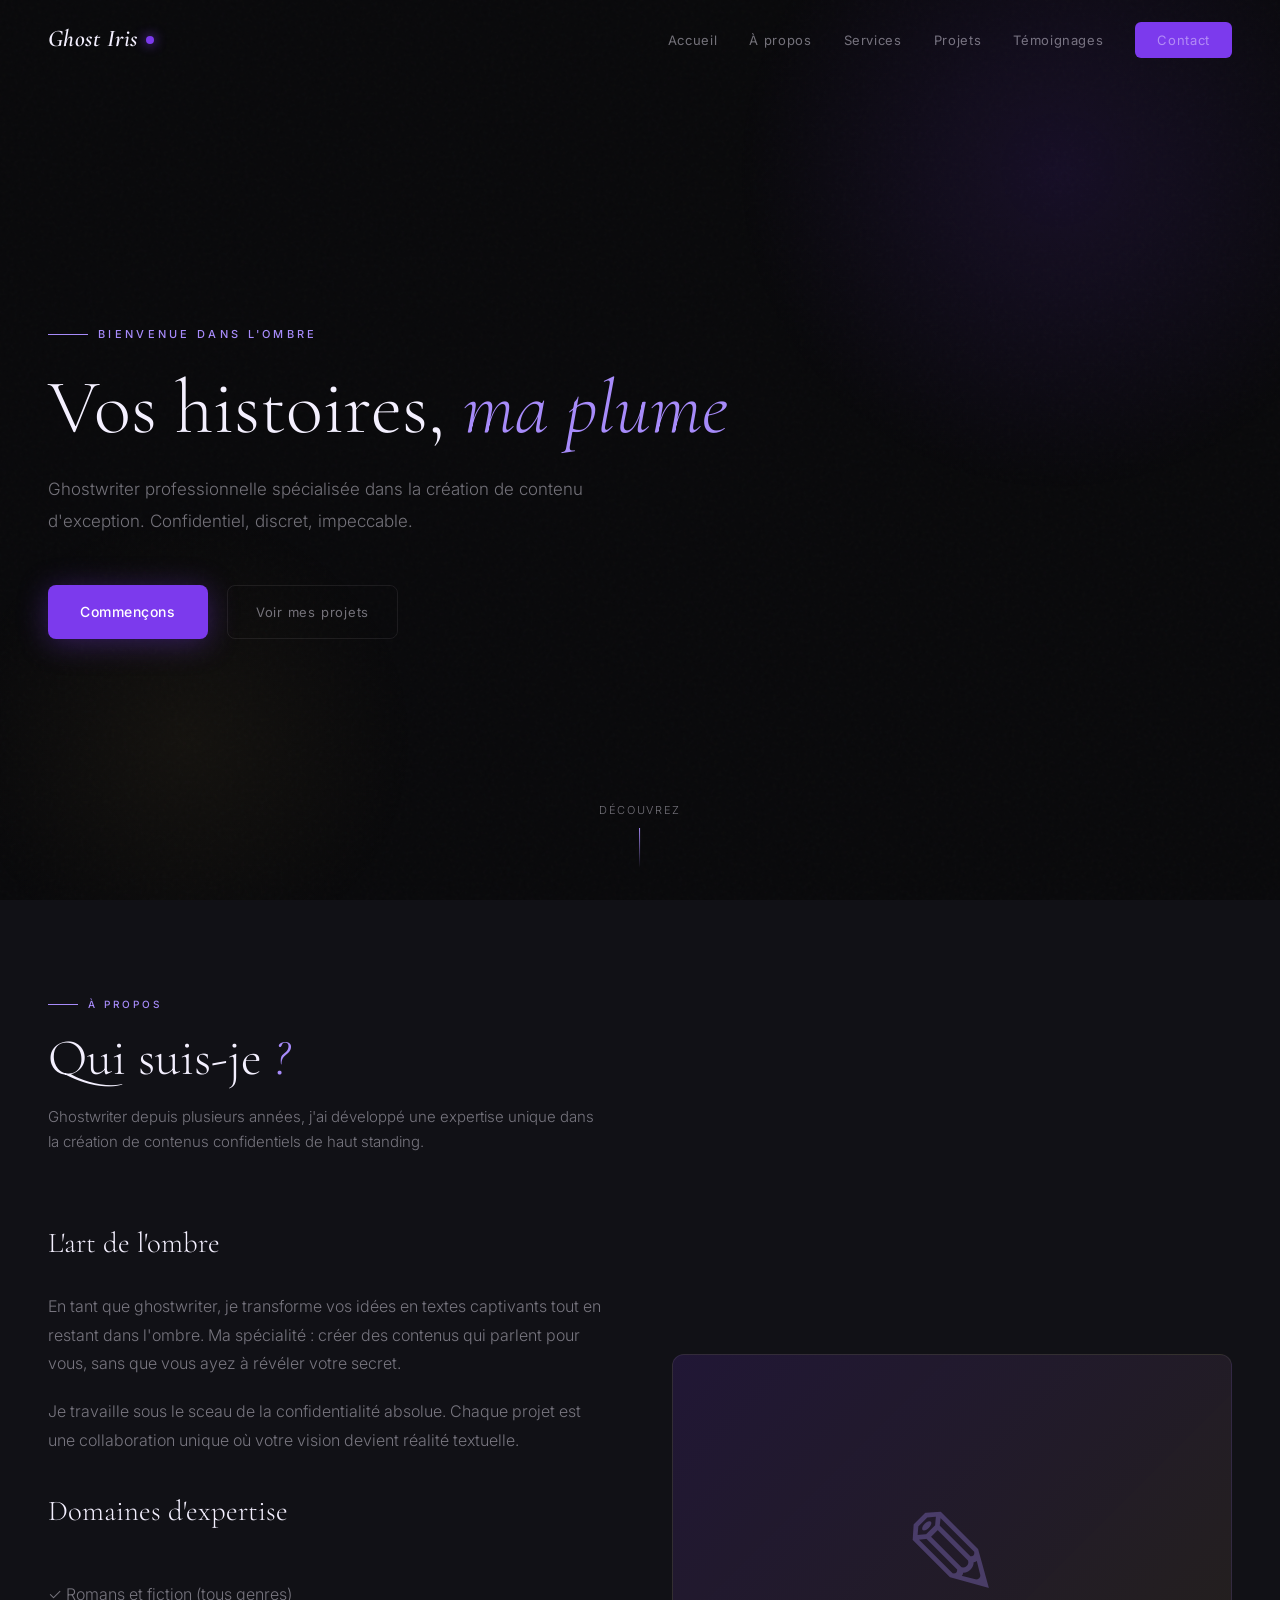
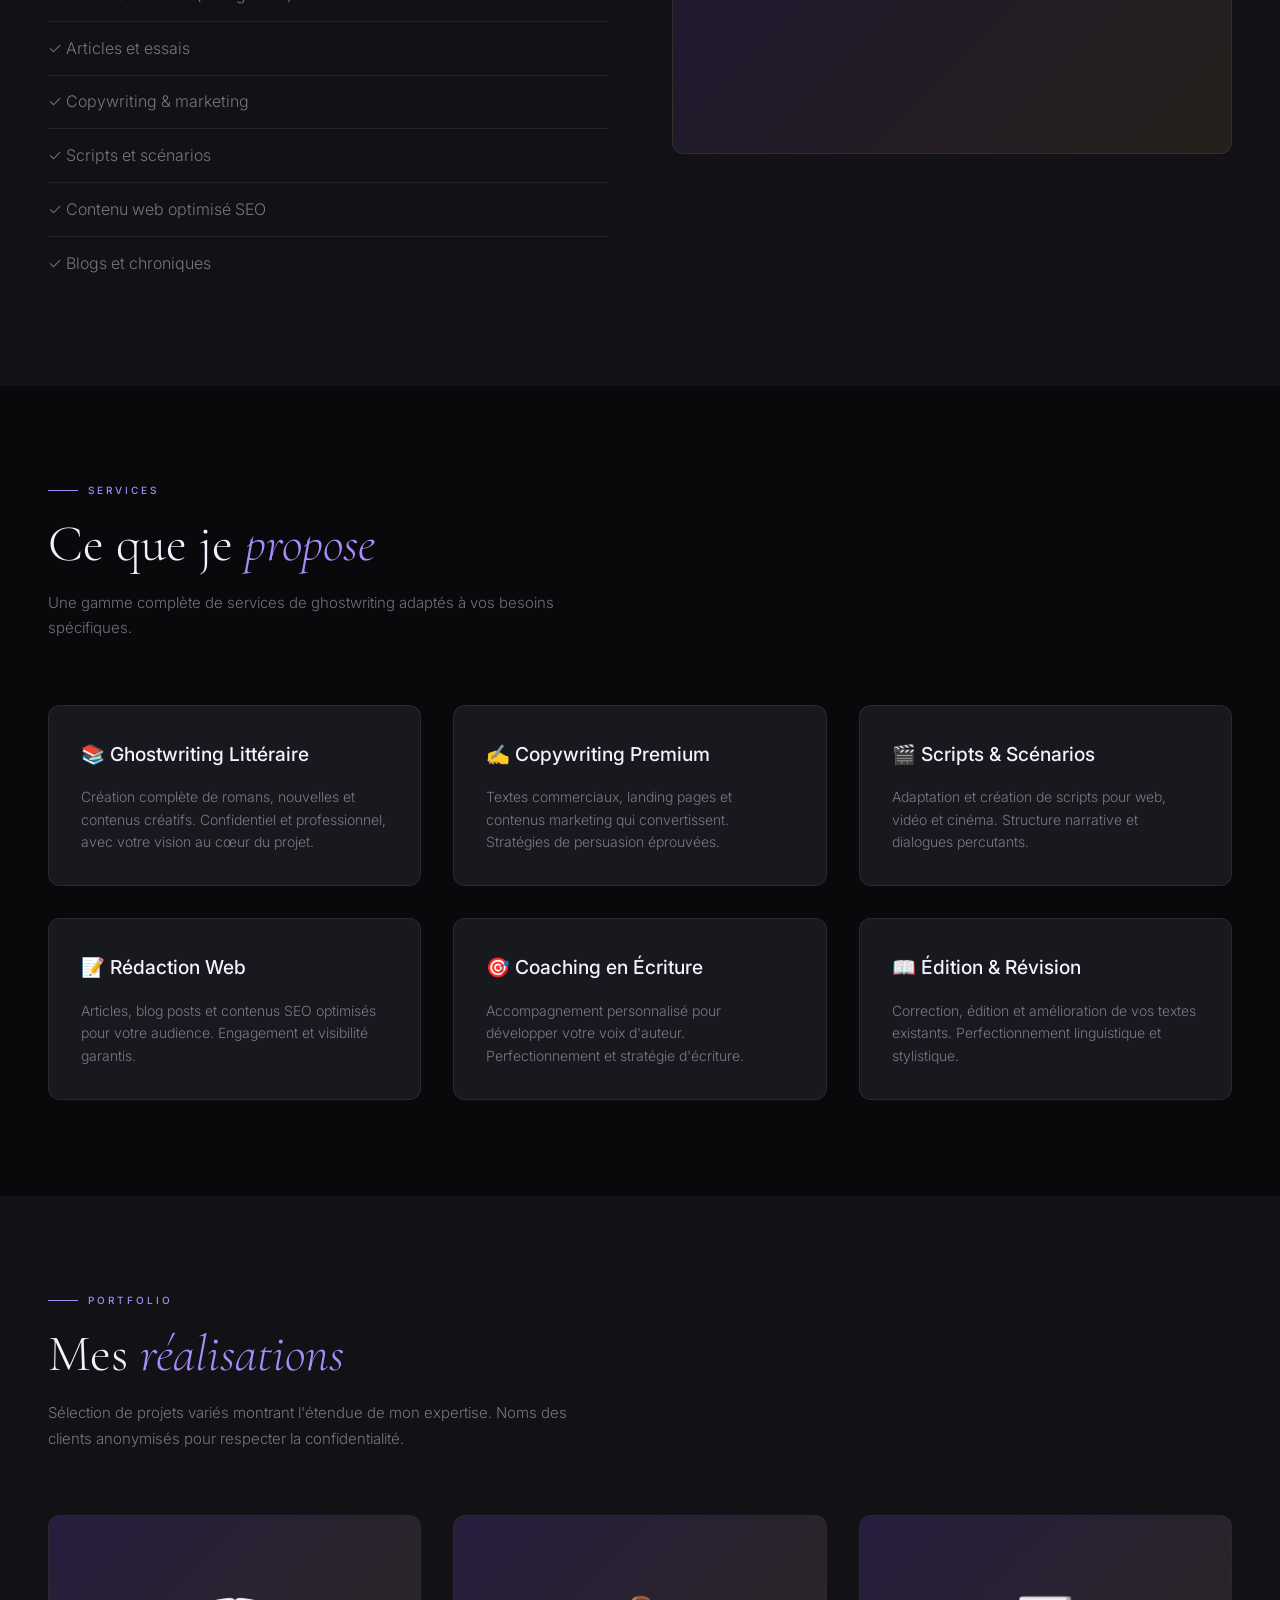
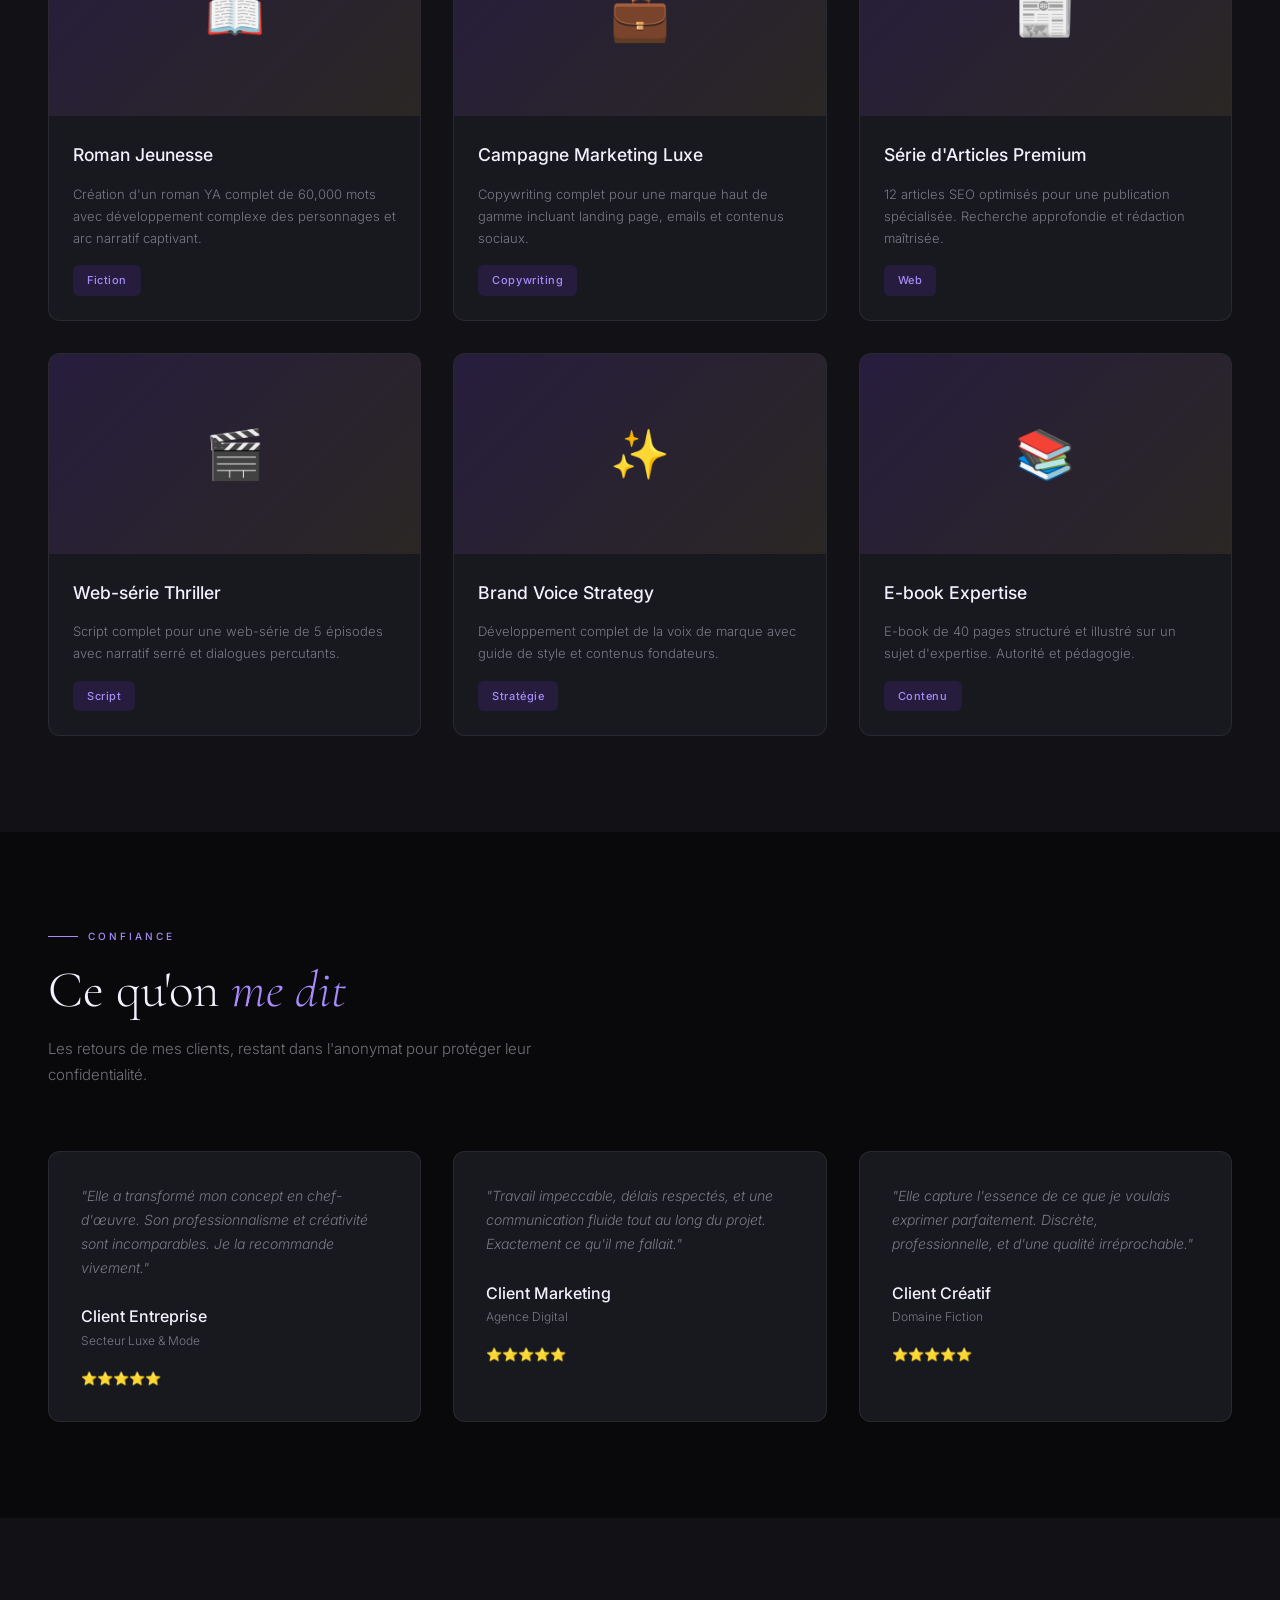
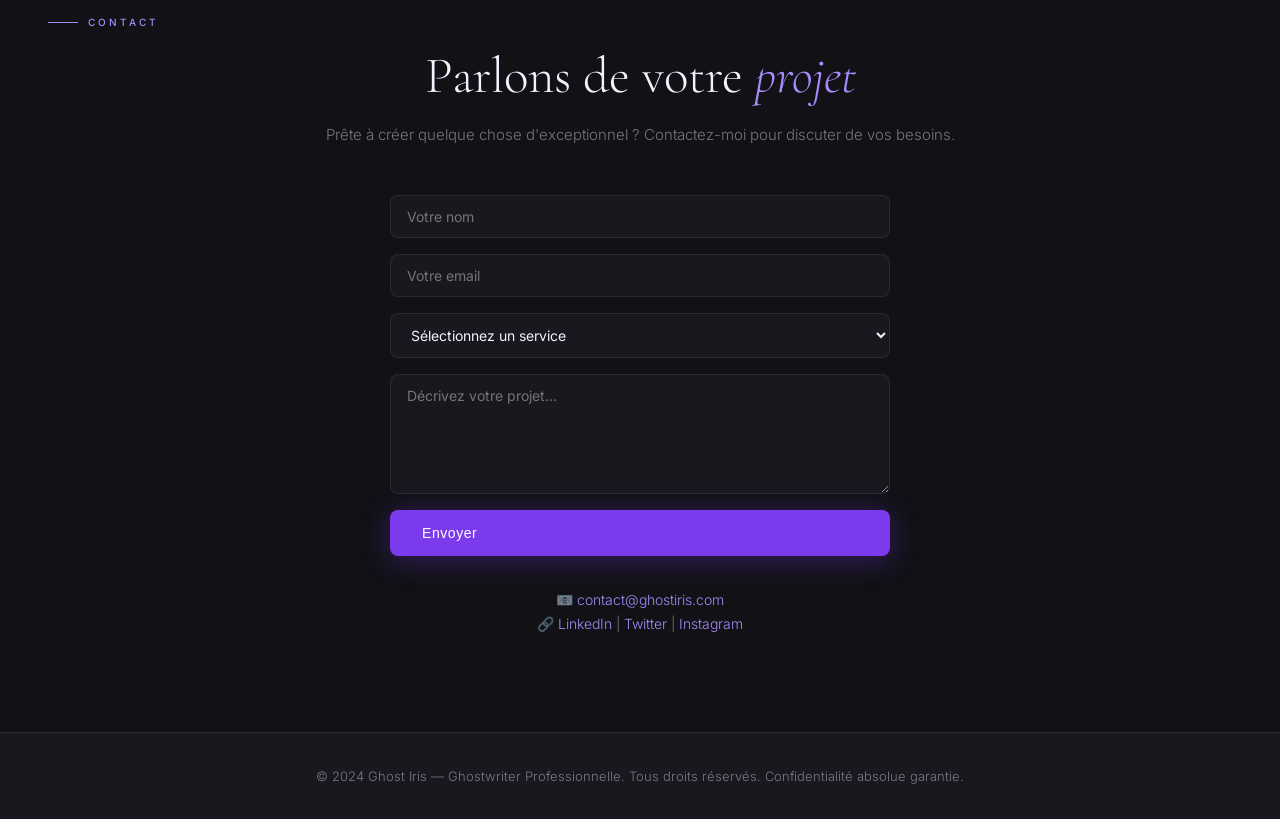
<file: ghost-iris-portfolio.html>
<!DOCTYPE html>
<html lang="fr">
<head>
<meta charset="UTF-8" />
<meta name="viewport" content="width=device-width, initial-scale=1.0" />
<title>Ghost Iris — Ghostwriter & Scénariste de l'ombre</title>
<link href="https://fonts.googleapis.com/css2?family=Cormorant+Garamond:ital,wght@0,300;0,400;0,600;1,300;1,400;1,600&family=Inter:wght@300;400;500;600&display=swap" rel="stylesheet"/>
<style>
  :root {
    --bg: #09090B;
    --bg2: #111116;
    --bg3: #18181f;
    --violet: #7C3AED;
    --violet-light: #A78BFA;
    --violet-glow: rgba(124,58,237,0.15);
    --gold: #C9A84C;
    --gold-light: #E8D48A;
    --text: #F4F0FF;
    --muted: rgba(244,240,255,0.45);
    --border: rgba(244,240,255,0.08);
    --border-hover: rgba(124,58,237,0.4);
    --radius: 12px;
  }

  *, *::before, *::after { box-sizing: border-box; margin: 0; padding: 0; }

  html { scroll-behavior: smooth; }

  body {
    background: var(--bg);
    color: var(--text);
    font-family: 'Inter', sans-serif;
    font-weight: 300;
    line-height: 1.7;
    overflow-x: hidden;
  }

  /* ── NOISE TEXTURE OVERLAY ── */
  body::before {
    content: '';
    position: fixed;
    inset: 0;
    background-image: url("data:image/svg+xml,%3Csvg viewBox='0 0 256 256' xmlns='http://www.w3.org/2000/svg'%3E%3Cfilter id='noise'%3E%3CfeTurbulence type='fractalNoise' baseFrequency='0.9' numOctaves='4' stitchTiles='stitch'/%3E%3C/filter%3E%3Crect width='100%25' height='100%25' filter='url(%23noise)' opacity='0.035'/%3E%3C/svg%3E");
    pointer-events: none;
    z-index: 0;
    opacity: 0.6;
  }

  /* ── NAV ── */
  nav {
    position: fixed;
    top: 0; left: 0; right: 0;
    z-index: 100;
    display: flex;
    align-items: center;
    justify-content: space-between;
    padding: 1.2rem 3rem;
    border-bottom: 1px solid transparent;
    transition: background 0.4s, border-color 0.4s, backdrop-filter 0.4s;
  }

  nav.scrolled {
    background: rgba(9,9,11,0.88);
    border-color: var(--border);
    backdrop-filter: blur(20px);
    -webkit-backdrop-filter: blur(20px);
  }

  .nav-logo {
    font-family: 'Cormorant Garamond', serif;
    font-size: 1.5rem;
    font-weight: 600;
    font-style: italic;
    color: var(--text);
    letter-spacing: 0.02em;
    display: flex;
    align-items: center;
    gap: 8px;
  }

  .nav-logo span {
    display: inline-block;
    width: 8px; height: 8px;
    border-radius: 50%;
    background: var(--violet);
    box-shadow: 0 0 12px var(--violet);
    animation: pulse 3s ease-in-out infinite;
  }

  @keyframes pulse {
    0%, 100% { opacity: 1; box-shadow: 0 0 12px var(--violet); }
    50% { opacity: 0.5; box-shadow: 0 0 4px var(--violet); }
  }

  .nav-links {
    display: flex;
    align-items: center;
    gap: 2rem;
    list-style: none;
  }

  .nav-links a {
    font-size: 13px;
    font-weight: 400;
    letter-spacing: 0.05em;
    color: var(--muted);
    text-decoration: none;
    transition: color 0.2s;
  }

  .nav-links a:hover { color: var(--text); }

  .nav-cta {
    font-size: 13px;
    font-weight: 500;
    letter-spacing: 0.08em;
    color: var(--text);
    background: var(--violet);
    padding: 10px 22px;
    border-radius: 6px;
    text-decoration: none;
    transition: background 0.2s, transform 0.15s;
  }

  .nav-cta:hover {
    background: #6d28d9;
    transform: translateY(-1px);
  }

  /* ── HAMBURGER ── */
  .hamburger {
    display: none;
    flex-direction: column;
    gap: 5px;
    cursor: pointer;
    padding: 4px;
  }

  .hamburger div {
    width: 24px; height: 1.5px;
    background: var(--text);
    transition: all 0.3s;
  }

  /* ── HERO ── */
  #hero {
    min-height: 100vh;
    display: flex;
    flex-direction: column;
    justify-content: center;
    align-items: flex-start;
    padding: 8rem 3rem 4rem;
    position: relative;
    overflow: hidden;
  }

  .hero-bg-glow {
    position: absolute;
    top: -20%; right: -10%;
    width: 700px; height: 700px;
    border-radius: 50%;
    background: radial-gradient(circle, rgba(124,58,237,0.12) 0%, transparent 65%);
    pointer-events: none;
    animation: drift 12s ease-in-out infinite alternate;
  }

  .hero-bg-glow2 {
    position: absolute;
    bottom: -10%; left: -5%;
    width: 500px; height: 500px;
    border-radius: 50%;
    background: radial-gradient(circle, rgba(201,168,76,0.06) 0%, transparent 65%);
    pointer-events: none;
    animation: drift 16s ease-in-out infinite alternate-reverse;
  }

  @keyframes drift {
    from { transform: translate(0, 0); }
    to { transform: translate(30px, 20px); }
  }

  .hero-eyebrow {
    font-size: 11px;
    font-weight: 500;
    letter-spacing: 0.3em;
    text-transform: uppercase;
    color: var(--violet-light);
    margin-bottom: 1.5rem;
    display: flex;
    align-items: center;
    gap: 10px;
    position: relative;
  }

  .hero-eyebrow::before {
    content: '';
    width: 40px; height: 1px;
    background: var(--violet-light);
  }

  .hero-title {
    font-family: 'Cormorant Garamond', serif;
    font-size: clamp(2.8rem, 6vw, 5.5rem);
    font-weight: 300;
    line-height: 1.08;
    color: var(--text);
    margin-bottom: 1.5rem;
    max-width: 860px;
    position: relative;
  }

  .hero-title em {
    font-style: italic;
    color: var(--violet-light);
  }

  .hero-subtitle {
    font-size: clamp(14px, 1.6vw, 17px);
    font-weight: 300;
    color: var(--muted);
    max-width: 580px;
    margin-bottom: 3rem;
    line-height: 1.85;
    position: relative;
  }

  .hero-actions {
    display: flex;
    align-items: center;
    gap: 1.2rem;
    flex-wrap: wrap;
    position: relative;
  }

  .btn-primary {
    display: inline-flex;
    align-items: center;
    gap: 10px;
    font-size: 14px;
    font-weight: 500;
    letter-spacing: 0.04em;
    color: #fff;
    background: var(--violet);
    padding: 15px 32px;
    border-radius: 8px;
    text-decoration: none;
    border: none;
    cursor: pointer;
    transition: all 0.25s;
    box-shadow: 0 4px 30px rgba(124,58,237,0.35);
  }

  .btn-primary:hover {
    background: #6d28d9;
    transform: translateY(-2px);
    box-shadow: 0 8px 40px rgba(124,58,237,0.5);
  }

  .btn-ghost {
    display: inline-flex;
    align-items: center;
    gap: 8px;
    font-size: 13px;
    font-weight: 400;
    letter-spacing: 0.06em;
    color: var(--muted);
    background: transparent;
    padding: 15px 28px;
    border-radius: 8px;
    border: 1px solid var(--border);
    text-decoration: none;
    cursor: pointer;
    transition: all 0.25s;
  }

  .btn-ghost:hover {
    border-color: var(--border-hover);
    color: var(--text);
    background: var(--violet-glow);
  }

  .hero-scroll {
    position: absolute;
    bottom: 2rem;
    left: 50%;
    transform: translateX(-50%);
    display: flex;
    flex-direction: column;
    align-items: center;
    gap: 8px;
    color: var(--muted);
    font-size: 11px;
    letter-spacing: 0.15em;
    text-transform: uppercase;
    animation: bounce 2s ease-in-out infinite;
  }

  @keyframes bounce {
    0%, 100% { transform: translateX(-50%) translateY(0); }
    50% { transform: translateX(-50%) translateY(6px); }
  }

  .hero-scroll-line {
    width: 1px; height: 40px;
    background: linear-gradient(to bottom, var(--violet-light), transparent);
  }

  /* ── SHARED SECTION ── */
  section {
    position: relative;
    padding: 6rem 3rem;
  }

  .section-tag {
    font-size: 10px;
    font-weight: 500;
    letter-spacing: 0.3em;
    text-transform: uppercase;
    color: var(--violet-light);
    margin-bottom: 1rem;
    display: flex;
    align-items: center;
    gap: 10px;
  }

  .section-tag::before {
    content: '';
    width: 30px; height: 1px;
    background: var(--violet-light);
  }

  .section-title {
    font-family: 'Cormorant Garamond', serif;
    font-size: clamp(2rem, 4vw, 3.5rem);
    font-weight: 300;
    line-height: 1.15;
    color: var(--text);
    margin-bottom: 1rem;
  }

  .section-title em { font-style: italic; color: var(--violet-light); }

  .section-sub {
    font-size: 15px;
    font-weight: 300;
    color: var(--muted);
    max-width: 560px;
    margin-bottom: 4rem;
  }

  /* ── ABOUT SECTION ── */
  #about {
    background: var(--bg2);
  }

  .about-grid {
    display: grid;
    grid-template-columns: 1fr 1fr;
    gap: 4rem;
    align-items: center;
  }

  .about-text h3 {
    font-family: 'Cormorant Garamond', serif;
    font-size: 1.8rem;
    font-weight: 300;
    margin-bottom: 1.5rem;
    color: var(--text);
  }

  .about-text p {
    margin-bottom: 1.2rem;
    color: var(--muted);
    line-height: 1.8;
  }

  .skills-list {
    list-style: none;
    margin-top: 2rem;
  }

  .skills-list li {
    padding: 0.8rem 0;
    color: var(--muted);
    border-bottom: 1px solid var(--border);
  }

  .skills-list li:last-child { border-bottom: none; }

  .about-image {
    position: relative;
    height: 400px;
    border-radius: 12px;
    overflow: hidden;
    background: linear-gradient(135deg, var(--violet-glow), rgba(201,168,76,0.1));
    border: 1px solid var(--border);
    display: flex;
    align-items: center;
    justify-content: center;
  }

  .about-image::before {
    content: '✎';
    font-size: 120px;
    color: var(--violet-light);
    opacity: 0.3;
  }

  /* ── SERVICES ── */
  #services {
    background: var(--bg);
  }

  .services-grid {
    display: grid;
    grid-template-columns: repeat(auto-fit, minmax(300px, 1fr));
    gap: 2rem;
  }

  .service-card {
    background: var(--bg3);
    border: 1px solid var(--border);
    padding: 2rem;
    border-radius: 12px;
    transition: all 0.3s;
  }

  .service-card:hover {
    border-color: var(--border-hover);
    background: rgba(124,58,237,0.05);
    transform: translateY(-4px);
  }

  .service-card h3 {
    font-size: 1.2rem;
    font-weight: 500;
    margin-bottom: 1rem;
    color: var(--text);
  }

  .service-card p {
    color: var(--muted);
    font-size: 14px;
    line-height: 1.6;
  }

  /* ── PORTFOLIO/PROJECTS ── */
  #portfolio {
    background: var(--bg2);
  }

  .portfolio-grid {
    display: grid;
    grid-template-columns: repeat(auto-fit, minmax(280px, 1fr));
    gap: 2rem;
  }

  .portfolio-item {
    background: var(--bg3);
    border: 1px solid var(--border);
    border-radius: 12px;
    overflow: hidden;
    transition: all 0.3s;
  }

  .portfolio-item:hover {
    border-color: var(--violet-light);
    box-shadow: 0 8px 32px rgba(124,58,237,0.2);
  }

  .portfolio-image {
    height: 200px;
    background: linear-gradient(135deg, var(--violet-glow), rgba(201,168,76,0.1));
    display: flex;
    align-items: center;
    justify-content: center;
    font-size: 48px;
  }

  .portfolio-content {
    padding: 1.5rem;
  }

  .portfolio-content h3 {
    font-size: 1.1rem;
    font-weight: 500;
    margin-bottom: 0.8rem;
    color: var(--text);
  }

  .portfolio-content p {
    color: var(--muted);
    font-size: 13px;
    margin-bottom: 1rem;
  }

  .portfolio-tag {
    display: inline-block;
    background: var(--violet-glow);
    color: var(--violet-light);
    padding: 6px 14px;
    border-radius: 6px;
    font-size: 11px;
    font-weight: 500;
    letter-spacing: 0.05em;
  }

  /* ── TESTIMONIALS ── */
  #testimonials {
    background: var(--bg);
  }

  .testimonials-grid {
    display: grid;
    grid-template-columns: repeat(auto-fit, minmax(300px, 1fr));
    gap: 2rem;
  }

  .testimonial-card {
    background: var(--bg3);
    border: 1px solid var(--border);
    padding: 2rem;
    border-radius: 12px;
    transition: all 0.3s;
  }

  .testimonial-card:hover {
    border-color: var(--violet-light);
    background: rgba(124,58,237,0.05);
  }

  .testimonial-card p {
    color: var(--muted);
    font-size: 14px;
    margin-bottom: 1.5rem;
    font-style: italic;
    line-height: 1.7;
  }

  .testimonial-author {
    display: flex;
    flex-direction: column;
    margin-bottom: 1rem;
  }

  .testimonial-author strong {
    color: var(--text);
    font-weight: 500;
  }

  .testimonial-author span {
    color: var(--muted);
    font-size: 12px;
  }

  .stars {
    color: var(--gold);
    font-size: 13px;
  }

  /* ── CONTACT ── */
  #contact {
    background: var(--bg2);
    text-align: center;
  }

  .contact-subtitle {
    color: var(--muted);
    margin-bottom: 3rem;
    font-size: 15px;
  }

  .contact-form {
    max-width: 500px;
    margin: 0 auto 2rem;
    display: flex;
    flex-direction: column;
    gap: 1rem;
  }

  .contact-form input,
  .contact-form textarea,
  .contact-form select {
    padding: 12px 16px;
    border: 1px solid var(--border);
    border-radius: 8px;
    background: var(--bg3);
    color: var(--text);
    font-family: 'Inter', sans-serif;
    font-size: 14px;
    transition: all 0.25s;
  }

  .contact-form input:focus,
  .contact-form textarea:focus,
  .contact-form select:focus {
    outline: none;
    border-color: var(--violet);
    background: rgba(124,58,237,0.05);
  }

  .contact-form textarea {
    resize: vertical;
    min-height: 120px;
  }

  .contact-info {
    margin-top: 2rem;
    color: var(--muted);
    font-size: 14px;
  }

  .contact-info a {
    color: var(--violet-light);
    text-decoration: none;
    transition: color 0.2s;
  }

  .contact-info a:hover { color: var(--text); }

  /* ── FOOTER ── */
  footer {
    background: var(--bg3);
    border-top: 1px solid var(--border);
    padding: 2rem 3rem;
    text-align: center;
    color: var(--muted);
    font-size: 13px;
  }

  /* ── RESPONSIVE ── */
  @media (max-width: 768px) {
    nav { padding: 1rem 1.5rem; }
    .nav-links { display: none; }
    .hamburger { display: flex; }
    
    section { padding: 4rem 1.5rem; }
    .about-grid { grid-template-columns: 1fr; }
    .about-image { height: 300px; }
    .hero-title { font-size: 2.2rem; }
  }
</style>
</head>
<body>

<!-- Navigation -->
<nav id="navbar">
  <div class="nav-logo">Ghost Iris <span></span></div>
  <ul class="nav-links">
    <li><a href="#hero">Accueil</a></li>
    <li><a href="#about">À propos</a></li>
    <li><a href="#services">Services</a></li>
    <li><a href="#portfolio">Projets</a></li>
    <li><a href="#testimonials">Témoignages</a></li>
    <li><a href="#contact" class="nav-cta">Contact</a></li>
  </ul>
  <div class="hamburger">
    <div></div>
    <div></div>
    <div></div>
  </div>
</nav>

<!-- Hero Section -->
<section id="hero">
  <div class="hero-bg-glow"></div>
  <div class="hero-bg-glow2"></div>
  
  <div class="hero-eyebrow">
    <span>Bienvenue dans l'ombre</span>
  </div>
  
  <h1 class="hero-title">Vos histoires, <em>ma plume</em></h1>
  
  <p class="hero-subtitle">Ghostwriter professionnelle spécialisée dans la création de contenu d'exception. Confidentiel, discret, impeccable.</p>
  
  <div class="hero-actions">
    <a href="#contact" class="btn-primary">Commençons</a>
    <a href="#portfolio" class="btn-ghost">Voir mes projets</a>
  </div>

  <div class="hero-scroll">
    <span>Découvrez</span>
    <div class="hero-scroll-line"></div>
  </div>
</section>

<!-- About Section -->
<section id="about">
  <div class="section-tag">À propos</div>
  <h2 class="section-title">Qui suis-je <em>?</em></h2>
  <p class="section-sub">Ghostwriter depuis plusieurs années, j'ai développé une expertise unique dans la création de contenus confidentiels de haut standing.</p>

  <div class="about-grid">
    <div class="about-text">
      <h3>L'art de l'ombre</h3>
      <p>En tant que ghostwriter, je transforme vos idées en textes captivants tout en restant dans l'ombre. Ma spécialité : créer des contenus qui parlent pour vous, sans que vous ayez à révéler votre secret.</p>
      
      <p>Je travaille sous le sceau de la confidentialité absolue. Chaque projet est une collaboration unique où votre vision devient réalité textuelle.</p>

      <h3 style="margin-top: 2rem;">Domaines d'expertise</h3>
      <ul class="skills-list">
        <li>✓ Romans et fiction (tous genres)</li>
        <li>✓ Articles et essais</li>
        <li>✓ Copywriting & marketing</li>
        <li>✓ Scripts et scénarios</li>
        <li>✓ Contenu web optimisé SEO</li>
        <li>✓ Blogs et chroniques</li>
      </ul>
    </div>

    <div class="about-image"></div>
  </div>
</section>

<!-- Services Section -->
<section id="services">
  <div class="section-tag">Services</div>
  <h2 class="section-title">Ce que je <em>propose</em></h2>
  <p class="section-sub">Une gamme complète de services de ghostwriting adaptés à vos besoins spécifiques.</p>

  <div class="services-grid">
    <div class="service-card">
      <h3>📚 Ghostwriting Littéraire</h3>
      <p>Création complète de romans, nouvelles et contenus créatifs. Confidentiel et professionnel, avec votre vision au cœur du projet.</p>
    </div>
    <div class="service-card">
      <h3>✍️ Copywriting Premium</h3>
      <p>Textes commerciaux, landing pages et contenus marketing qui convertissent. Stratégies de persuasion éprouvées.</p>
    </div>
    <div class="service-card">
      <h3>🎬 Scripts & Scénarios</h3>
      <p>Adaptation et création de scripts pour web, vidéo et cinéma. Structure narrative et dialogues percutants.</p>
    </div>
    <div class="service-card">
      <h3>📝 Rédaction Web</h3>
      <p>Articles, blog posts et contenus SEO optimisés pour votre audience. Engagement et visibilité garantis.</p>
    </div>
    <div class="service-card">
      <h3>🎯 Coaching en Écriture</h3>
      <p>Accompagnement personnalisé pour développer votre voix d'auteur. Perfectionnement et stratégie d'écriture.</p>
    </div>
    <div class="service-card">
      <h3>📖 Édition & Révision</h3>
      <p>Correction, édition et amélioration de vos textes existants. Perfectionnement linguistique et stylistique.</p>
    </div>
  </div>
</section>

<!-- Portfolio Section -->
<section id="portfolio">
  <div class="section-tag">Portfolio</div>
  <h2 class="section-title">Mes <em>réalisations</em></h2>
  <p class="section-sub">Sélection de projets variés montrant l'étendue de mon expertise. Noms des clients anonymisés pour respecter la confidentialité.</p>

  <div class="portfolio-grid">
    <div class="portfolio-item">
      <div class="portfolio-image">📖</div>
      <div class="portfolio-content">
        <h3>Roman Jeunesse</h3>
        <p>Création d'un roman YA complet de 60,000 mots avec développement complexe des personnages et arc narratif captivant.</p>
        <span class="portfolio-tag">Fiction</span>
      </div>
    </div>

    <div class="portfolio-item">
      <div class="portfolio-image">💼</div>
      <div class="portfolio-content">
        <h3>Campagne Marketing Luxe</h3>
        <p>Copywriting complet pour une marque haut de gamme incluant landing page, emails et contenus sociaux.</p>
        <span class="portfolio-tag">Copywriting</span>
      </div>
    </div>

    <div class="portfolio-item">
      <div class="portfolio-image">📰</div>
      <div class="portfolio-content">
        <h3>Série d'Articles Premium</h3>
        <p>12 articles SEO optimisés pour une publication spécialisée. Recherche approfondie et rédaction maîtrisée.</p>
        <span class="portfolio-tag">Web</span>
      </div>
    </div>

    <div class="portfolio-item">
      <div class="portfolio-image">🎬</div>
      <div class="portfolio-content">
        <h3>Web-série Thriller</h3>
        <p>Script complet pour une web-série de 5 épisodes avec narratif serré et dialogues percutants.</p>
        <span class="portfolio-tag">Script</span>
      </div>
    </div>

    <div class="portfolio-item">
      <div class="portfolio-image">✨</div>
      <div class="portfolio-content">
        <h3>Brand Voice Strategy</h3>
        <p>Développement complet de la voix de marque avec guide de style et contenus fondateurs.</p>
        <span class="portfolio-tag">Stratégie</span>
      </div>
    </div>

    <div class="portfolio-item">
      <div class="portfolio-image">📚</div>
      <div class="portfolio-content">
        <h3>E-book Expertise</h3>
        <p>E-book de 40 pages structuré et illustré sur un sujet d'expertise. Autorité et pédagogie.</p>
        <span class="portfolio-tag">Contenu</span>
      </div>
    </div>
  </div>
</section>

<!-- Testimonials Section -->
<section id="testimonials">
  <div class="section-tag">Confiance</div>
  <h2 class="section-title">Ce qu'on <em>me dit</em></h2>
  <p class="section-sub">Les retours de mes clients, restant dans l'anonymat pour protéger leur confidentialité.</p>

  <div class="testimonials-grid">
    <div class="testimonial-card">
      <p>"Elle a transformé mon concept en chef-d'œuvre. Son professionnalisme et créativité sont incomparables. Je la recommande vivement."</p>
      <div class="testimonial-author">
        <strong>Client Entreprise</strong>
        <span>Secteur Luxe & Mode</span>
      </div>
      <div class="stars">⭐⭐⭐⭐⭐</div>
    </div>

    <div class="testimonial-card">
      <p>"Travail impeccable, délais respectés, et une communication fluide tout au long du projet. Exactement ce qu'il me fallait."</p>
      <div class="testimonial-author">
        <strong>Client Marketing</strong>
        <span>Agence Digital</span>
      </div>
      <div class="stars">⭐⭐⭐⭐⭐</div>
    </div>

    <div class="testimonial-card">
      <p>"Elle capture l'essence de ce que je voulais exprimer parfaitement. Discrète, professionnelle, et d'une qualité irréprochable."</p>
      <div class="testimonial-author">
        <strong>Client Créatif</strong>
        <span>Domaine Fiction</span>
      </div>
      <div class="stars">⭐⭐⭐⭐⭐</div>
    </div>
  </div>
</section>

<!-- Contact Section -->
<section id="contact">
  <div class="section-tag">Contact</div>
  <h2 class="section-title">Parlons de votre <em>projet</em></h2>
  <p class="contact-subtitle">Prête à créer quelque chose d'exceptionnel ? Contactez-moi pour discuter de vos besoins.</p>

  <form class="contact-form" id="contactForm">
    <input type="text" placeholder="Votre nom" required>
    <input type="email" placeholder="Votre email" required>
    <select required>
      <option value="">Sélectionnez un service</option>
      <option>Ghostwriting Littéraire</option>
      <option>Copywriting</option>
      <option>Scripts & Scénarios</option>
      <option>Rédaction Web</option>
      <option>Coaching en Écriture</option>
      <option>Édition & Révision</option>
    </select>
    <textarea placeholder="Décrivez votre projet..." required></textarea>
    <button type="submit" class="btn-primary">Envoyer</button>
  </form>

  <div class="contact-info">
    <p>📧 <a href="mailto:contact@ghostiris.com">contact@ghostiris.com</a></p>
    <p>🔗 <a href="#">LinkedIn</a> | <a href="#">Twitter</a> | <a href="#">Instagram</a></p>
  </div>
</section>

<!-- Footer -->
<footer>
  <p>&copy; 2024 Ghost Iris — Ghostwriter Professionnelle. Tous droits réservés. Confidentialité absolue garantie.</p>
</footer>

<script>
  // Navbar scroll effect
  const navbar = document.getElementById('navbar');
  window.addEventListener('scroll', () => {
    if (window.scrollY > 50) {
      navbar.classList.add('scrolled');
    } else {
      navbar.classList.remove('scrolled');
    }
  });

  // Form handling
  document.getElementById('contactForm').addEventListener('submit', function(e) {
    e.preventDefault();
    alert('Merci ! Je vous recontacterai dès que possible.');
    this.reset();
  });

  // Smooth scroll for navigation links
  document.querySelectorAll('a[href^="#"]').forEach(anchor => {
    anchor.addEventListener('click', function (e) {
      e.preventDefault();
      const target = document.querySelector(this.getAttribute('href'));
      if (target) {
        target.scrollIntoView({ behavior: 'smooth' });
      }
    });
  });
</script>

</body>
</html>
</file>
